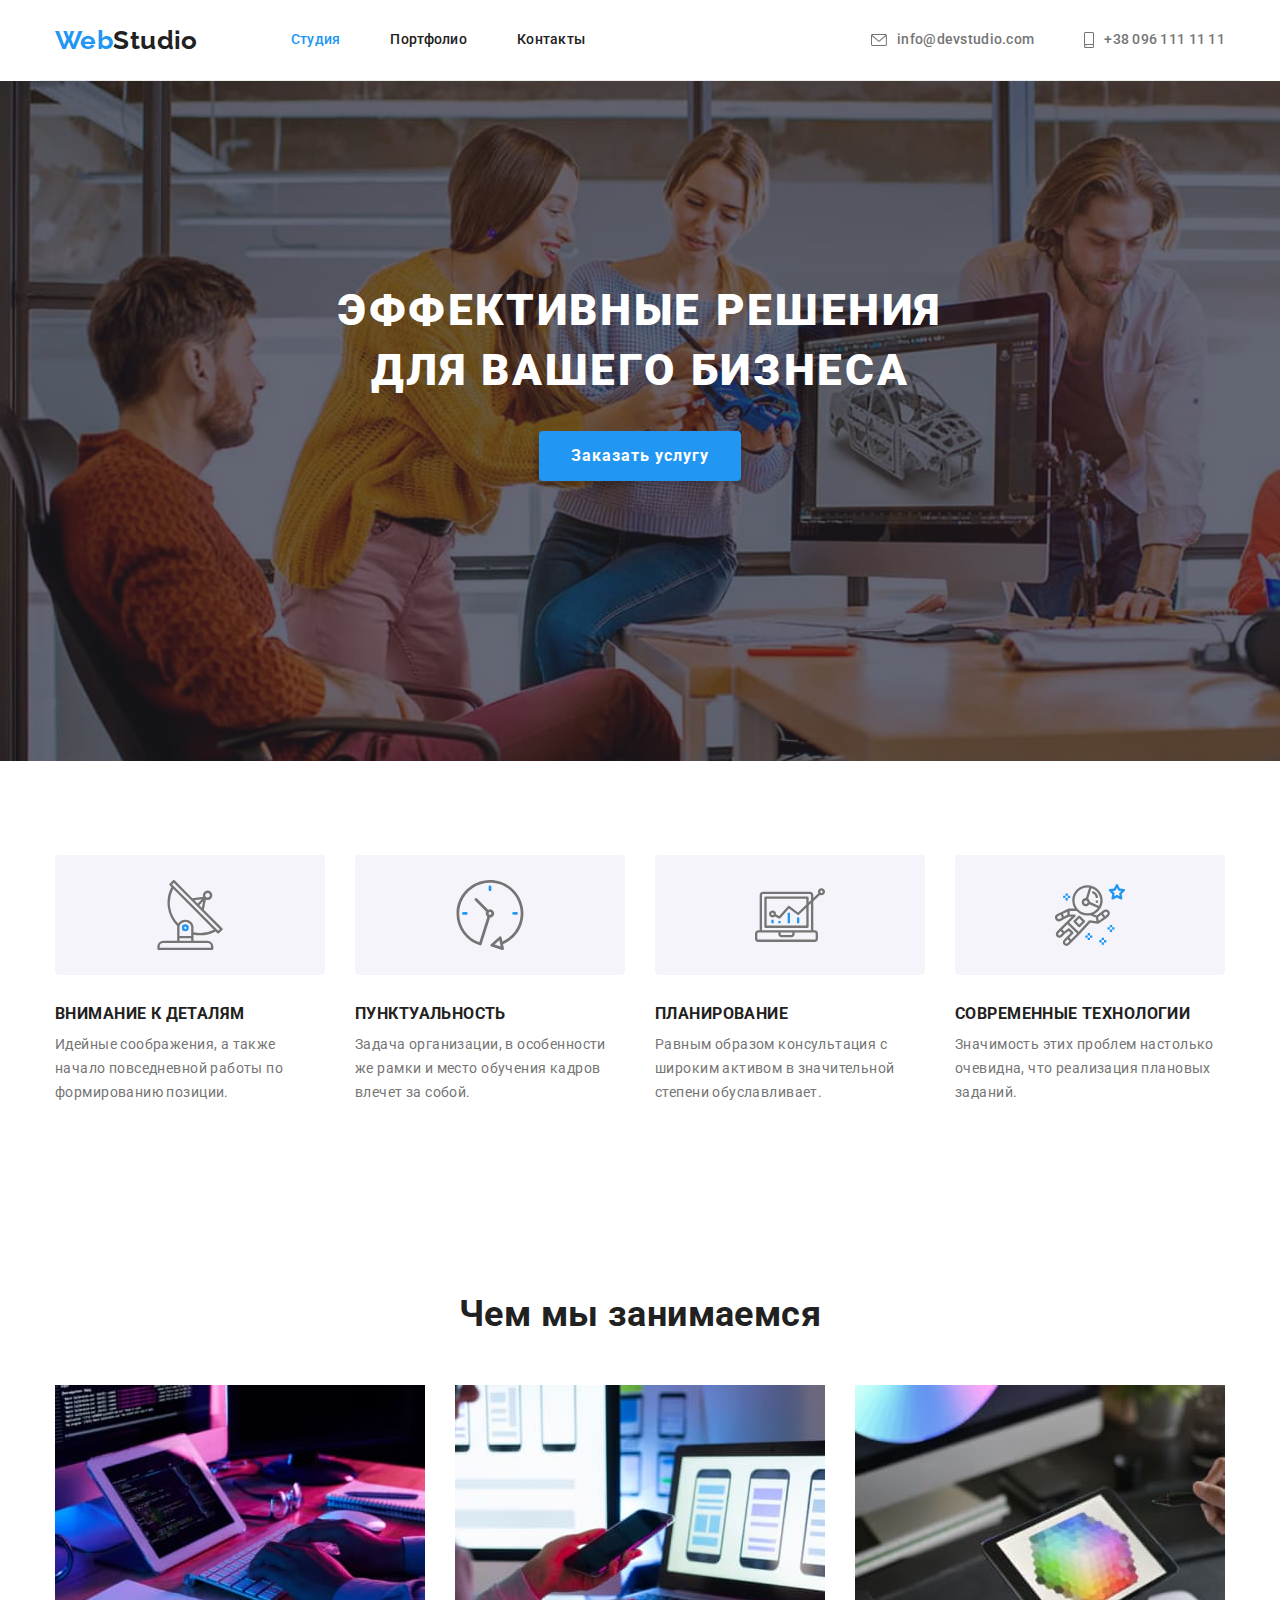
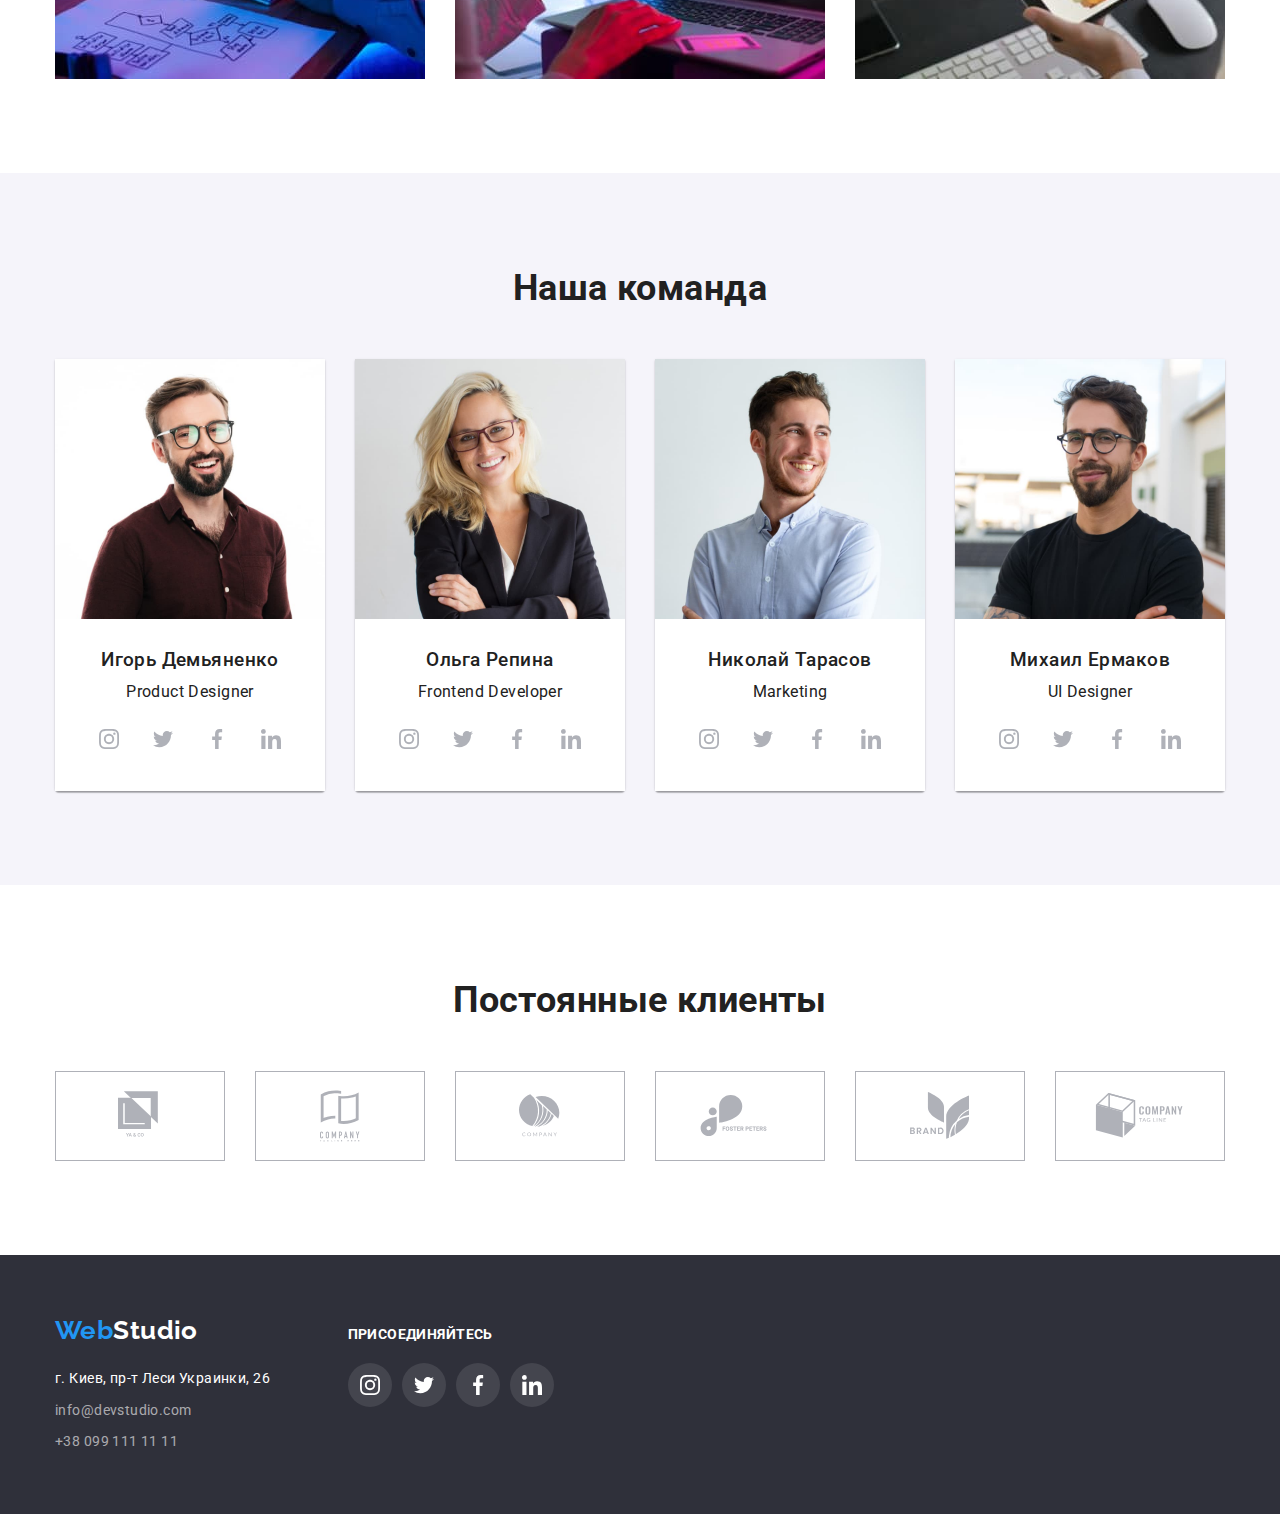
<file: index.html>
<!DOCTYPE html>
<html lang="ru">
<head>
    <meta charset="UTF-8">
    <meta http-equiv="X-UA-Compatible" content="IE=edge">
    <meta name="viewport" content="width=device-width, initial-scale=1.0">
    <link rel="stylesheet" href="https://cdnjs.cloudflare.com/ajax/libs/modern-normalize/1.0.0/modern-normalize.min.css"
          integrity="sha512-ISS7cAi1PEhQ8jnbJpJZMd29NlhNj4AWYyLOSp2CE/CsHxTCu+r+t0D2yoJudVrd0/8fTVPUVDzY5Tvli75u/g=="
          crossorigin="anonymous" />
    <link rel="preconnect" href="https://fonts.gstatic.com">
    <link href="https://fonts.googleapis.com/css2?family=Raleway:wght@700&family=Roboto:wght@400;500;700;900&display=swap"
        rel="stylesheet">
    <link rel="stylesheet" href="./css/styles.css" />
    <title>Главная</title>
</head>

<body>
    <header class="site-nav"> <!-- Шапка страницы -->
        <div class="container">
            <nav class="navigation"> <!-- Навигация -->
                <a class="logo" href="./index.html">
                    Web<span class="logo-title">Studio</span>
                </a>
                <ul class="list menu">
                    <li class="menu-item"><a class="link menu-link current" href="./">Студия</a></li>
                    <li class="menu-item"><a class="link menu-link" href="./portfolio.html">Портфолио</a></li>
                    <li class="menu-item"><a class="link menu-link" href="./">Контакты</a></li>
                </ul>
            </nav>
            
            <ul class="contact list menu">
                <li class="menu-item">
                    <a  class="link" 
                        href="mailto:info@devstudio.com">
                        <svg class="icon" width="16" height="12">
                            <use href="./images/icons.svg#icon-envelope"></use>
                        </svg>
                        info@devstudio.com
                    </a>
                </li>
                <li class="menu-item">
                    <a  class="link" 
                        href="tel:+380961111111">
                        <svg class="icon" width="10" height="16">
                            <use href="./images/icons.svg#icon-smartphone"></use>
                        </svg>
                        +38 096 111 11 11
                    </a>
                </li>
            </ul>
        </div>    
    </header>
    

     <!--Герой-->
    <section class="hero">
        <!-- <div class="hero-content"> -->
        <h1 class="hero-title">Эффективные решения <br>для вашего бизнеса</h1>
        <button class="btn btn-main" type="button">Заказать услугу</button>    
        <!-- </div> -->
    </section> 
    <!-- Уникальный контент страницы -->
    <main>
        <!--Особенности-->
        <section class="section">        
            <div class="container">
                <h2 class="section-title visually-hidden">Особенности</h2>
                <!--С помощью стилей потом скроем-->
                <ul class="feature-list list">
                    <li class="list-item">
                        <div class="trumb">
                            <svg class="icon-antenna">
                                <use href="./images/icons.svg#icon-antenna"></use>
                            </svg>
                        </div>
                        <h3 class="title">Внимание к деталям</h3>
                        <p>Идейные соображения, а также
                            начало повседневной работы по
                            формированию позиции.
                        </p>
                    </li>
                    <li class="list-item">
                        <div class="trumb">
                            <svg class="icon-clock">
                                <use href="./images/icons.svg#icon-clock"></use>
                            </svg>
                        </div>
                        <h3 class="title">Пунктуальность</h3>
                        <p>Задача организации, в особенности
                            же рамки и место обучения кадров
                            влечет за собой.
                        </p>
                    </li>
                    <li class="list-item">
                        <div class="trumb">
                            <svg class="icon-diagram">
                                <use href="./images/icons.svg#icon-diagram"></use>
                            </svg>
                        </div>
                        <h3 class="title">Планирование</h3>
                        <p>Равным образом консультация с
                            широким активом в значительной
                            степени обуславливает.
                        </p>
                    </li>
                    <li class="list-item">
                        <div class="trumb">
                            <svg class="icon-astronaut">
                                <use href="./images/icons.svg#icon-astronaut"></use>
                            </svg>
                        </div>
                        <h3 class="title">Современные технологии</h3>
                        <p>Значимость этих проблем настолько
                            очевидна, что реализация плановых
                            заданий.
                        </p>
                    </li>
                </ul>
            </div>
        </section>
        
        <!--Чем мы занимаемся-->
        <section class="section"> 
            <div class="container">
                <h2 class="section-title">Чем мы занимаемся</h2>
                <ul class="list">
                    <!--class="doing-list"-->
                    <li class="list-item">
                        <img src="./images/main/dev.jpg" alt="Разработка" width="370">
                    </li>
                    <li class="list-item">
                        <img src="./images/main/mob.jpg" alt="Отладка" width="370">
                    </li>
                    <li class="list-item">
                        <img src="./images/main/dis.jpg" alt="Дизайн" width="370">
                    </li>
                </ul>
            </div>
        </section>
        
        <!--Наша команда-->
        <section class="section team"> 
            <div class="container">
                <h2 class="section-title">Наша команда</h2>
                <ul class="team-list  list">
                    <li class="list-item">
                        <img src="./images/main/product_designer.jpg" alt="Игорь Демьяненко Product Designer" width="270">
                        <div class="img-title">
                            <h3 class="title">Игорь Демьяненко</h3>
                            <p>Product Designer</p>
                            <ul class="list social-icons">
                                <li class="social-icons-item">
                                    <a href="" class="social-icons-link" target="_blank" rel="noopener noreferrer">
                                        <svg class="icon">
                                            <use href="./images/icons.svg#icon-instagram"></use>
                                        </svg>
                                    </a>
                                </li>
                                <li class="social-icons-item">
                                    <a href="" class="social-icons-link" target="_blank" rel="noopener noreferrer">
                                        <svg class="icon">
                                            <use href="./images/icons.svg#icon-twitter"></use>
                                        </svg>
                                    </a>
                                </li>
                                <li class="social-icons-item">
                                    <a href="" class="social-icons-link" target="_blank" rel="noopener noreferrer">
                                        <svg class="icon">
                                            <use href="./images/icons.svg#icon-facebook"></use>
                                        </svg>
                                    </a>
                                </li>
                                <li class="social-icons-item">
                                    <a href="" class="social-icons-link" target="_blank" rel="noopener noreferrer">
                                        <svg class="icon">
                                            <use href="./images/icons.svg#icon-linkedin"></use>
                                        </svg>
                                    </a>
                                </li>
                            </ul>
                        </div>
                        
                    </li>
                    <li class="list-item">
                        <img src="./images/main/frontend_developer.jpg" alt="Ольга Репина Frontend Developer" width="270">
                        <div class="img-title">
                            <h3 class="title">Ольга Репина</h3>
                            <p>Frontend Developer</p>
                            <ul class="list social-icons">
                                <li class="social-icons-item">
                                    <a href="" class="social-icons-link" target="_blank" rel="noopener noreferrer">
                                        <svg class="icon">
                                            <use href="./images/icons.svg#icon-instagram"></use>
                                        </svg>
                                    </a>
                                </li>
                                <li class="social-icons-item">
                                    <a href="" class="social-icons-link" target="_blank" rel="noopener noreferrer">
                                        <svg class="icon">
                                            <use href="./images/icons.svg#icon-twitter"></use>
                                        </svg>
                                    </a>
                                </li>
                                <li class="social-icons-item">
                                    <a href="" class="social-icons-link" target="_blank" rel="noopener noreferrer">
                                        <svg class="icon">
                                            <use href="./images/icons.svg#icon-facebook"></use>
                                        </svg>
                                    </a>
                                </li>
                                <li class="social-icons-item">
                                    <a href="" class="social-icons-link" target="_blank" rel="noopener noreferrer">
                                        <svg class="icon">
                                            <use href="./images/icons.svg#icon-linkedin"></use>
                                        </svg>
                                    </a>
                                </li>
                            </ul>
                        </div>
                    </li>
                    <li class="list-item">
                        <img src="./images/main/marketing.jpg" alt="Николай Тарасов Marketing" width="270">
                        <div class="img-title">
                            <h3 class="title">Николай Тарасов</h3>
                            <p>Marketing</p>
                            <ul class="list social-icons">
                                <li class="social-icons-item">
                                    <a href="" class="social-icons-link" target="_blank" rel="noopener noreferrer">
                                        <svg class="icon">
                                            <use href="./images/icons.svg#icon-instagram"></use>
                                        </svg>
                                    </a>
                                </li>
                                <li class="social-icons-item">
                                    <a href="" class="social-icons-link" target="_blank" rel="noopener noreferrer">
                                        <svg class="icon">
                                            <use href="./images/icons.svg#icon-twitter"></use>
                                        </svg>
                                    </a>
                                </li>
                                <li class="social-icons-item">
                                    <a href="" class="social-icons-link" target="_blank" rel="noopener noreferrer">
                                        <svg class="icon">
                                            <use href="./images/icons.svg#icon-facebook"></use>
                                        </svg>
                                    </a>
                                </li>
                                <li class="social-icons-item">
                                    <a href="" class="social-icons-link" target="_blank" rel="noopener noreferrer">
                                        <svg class="icon">
                                            <use href="./images/icons.svg#icon-linkedin"></use>
                                        </svg>
                                    </a>
                                </li>
                            </ul>
                        </div>
                    </li>
                    <li class="list-item">
                        <img src="./images/main/ui_designer.jpg" alt="Михаил Ермаков UI Designer" width="270">
                        <div class="img-title">
                            <h3 class="title">Михаил Ермаков</h3>
                            <p>UI Designer</p>
                            <ul class="list social-icons">
                                <li class="social-icons-item">
                                    <a href="" class="social-icons-link" target="_blank" rel="noopener noreferrer">
                                        <svg class="icon">
                                            <use href="./images/icons.svg#icon-instagram"></use>
                                        </svg>
                                    </a>
                                </li>
                                <li class="social-icons-item">
                                    <a href="" class="social-icons-link" target="_blank" rel="noopener noreferrer">
                                        <svg class="icon">
                                            <use href="./images/icons.svg#icon-twitter"></use>
                                        </svg>
                                    </a>
                                </li>
                                <li class="social-icons-item">
                                    <a href="" class="social-icons-link" target="_blank" rel="noopener noreferrer">
                                        <svg class="icon">
                                            <use href="./images/icons.svg#icon-facebook"></use>
                                        </svg>
                                    </a>
                                </li>
                                <li class="social-icons-item">
                                    <a href="" class="social-icons-link" target="_blank" rel="noopener noreferrer">
                                        <svg class="icon">
                                            <use href="./images/icons.svg#icon-linkedin"></use>
                                        </svg>
                                    </a>
                                </li>
                            </ul>
                        </div>
                    </li>
                </ul>
            </div>
        </section>

        <!-- Постоянные клиенты -->
        <section class="section">
            <div class="container">
                <h2 class="section-title">Постоянные клиенты</h2>
                <ul class="client-list list">
                    <li class="client-icons-item">
                        <a href="" class="client-icons-link" target="_blank" rel="noopener noreferrer">
                            <svg class="icon" width="44" height="49">
                                <use href="./images/icons.svg#icon-logo1"></use>
                            </svg>
                        </a>
                    </li>
                    <li class="client-icons-item">
                        <a href="" class="client-icons-link" target="_blank" rel="noopener noreferrer">
                            <svg class="icon" width="40" height="52">
                                <use href="./images/icons.svg#icon-logo2"></use>
                            </svg>
                        </a>
                    </li>
                    <li class="client-icons-item">
                        <a href="" class="client-icons-link" target="_blank" rel="noopener noreferrer">
                            <svg class="icon" width="41" height="43">
                                <use href="./images/icons.svg#icon-logo3"></use>
                            </svg>
                        </a>
                    </li>
                    <li class="client-icons-item">
                        <a href="" class="client-icons-link" target="_blank" rel="noopener noreferrer">
                            <svg class="icon" width="80" height="42">
                                <use href="./images/icons.svg#icon-logo4"></use>
                            </svg>
                        </a>
                    </li>
                    <li class="client-icons-item">
                        <a href="" class="client-icons-link" target="_blank" rel="noopener noreferrer">
                            <svg class="icon" width="59" height="47">
                                <use href="./images/icons.svg#icon-logo5"></use>
                            </svg>
                        </a>
                    </li>
                    <li class="client-icons-item">
                        <a href="" class="client-icons-link" target="_blank" rel="noopener noreferrer">
                            <svg class="icon" width="89" height="45">
                                <use href="./images/icons.svg#icon-logo6"></use>
                            </svg>
                        </a>
                    </li>
                </ul>

            </div>
        </section>
    </main>

    <!-- Подвал страницы -->
    <footer class="footer section">
        <div class="container">
            <div class="addr">
                <a class="logo" href="./index.html">
                    Web<span class="footer-logo-title">Studio</span>
                </a>
                <address class="addr-title">
                    <ul class="list">
                        <li class="addr-item">г. Киев, пр-т Леси Украинки, 26</li>
                        <li class="addr-item"><a class="link foot-link" href="mailto:info@devstudio.com">info@devstudio.com</a></li>
                        <li class="addr-item"><a class="link foot-link" href="tel:+380991111111">+38 099 111 11 11</a></li>
                    </ul>
                </address>
            </div>
            <div class="social-links">
                <h2 class="section-title">Присоединяйтесь</h2>
                <ul class="list social-icons">
                    <li class="social-icons-item">
                        <a href="" class="social-icons-link" target="_blank" rel="noopener noreferrer">
                            <svg class="icon">
                                <use href="./images/icons.svg#icon-instagram"></use>
                            </svg>
                        </a>
                    </li>
                    <li class="social-icons-item">
                        <a href="" class="social-icons-link" target="_blank" rel="noopener noreferrer">
                            <svg class="icon">
                                <use href="./images/icons.svg#icon-twitter"></use>
                            </svg>
                        </a>
                    </li>
                    <li class="social-icons-item">
                        <a href="" class="social-icons-link" target="_blank" rel="noopener noreferrer">
                            <svg class="icon">
                                <use href="./images/icons.svg#icon-facebook"></use>
                            </svg>
                        </a>
                    </li>
                    <li class="social-icons-item">
                        <a href="" class="social-icons-link" target="_blank" rel="noopener noreferrer">
                            <svg class="icon">
                                <use href="./images/icons.svg#icon-linkedin"></use>
                            </svg>
                        </a>
                    </li>
                </ul>
            </div>
        </div>
        
    </footer>
</body>
</html>
</file>
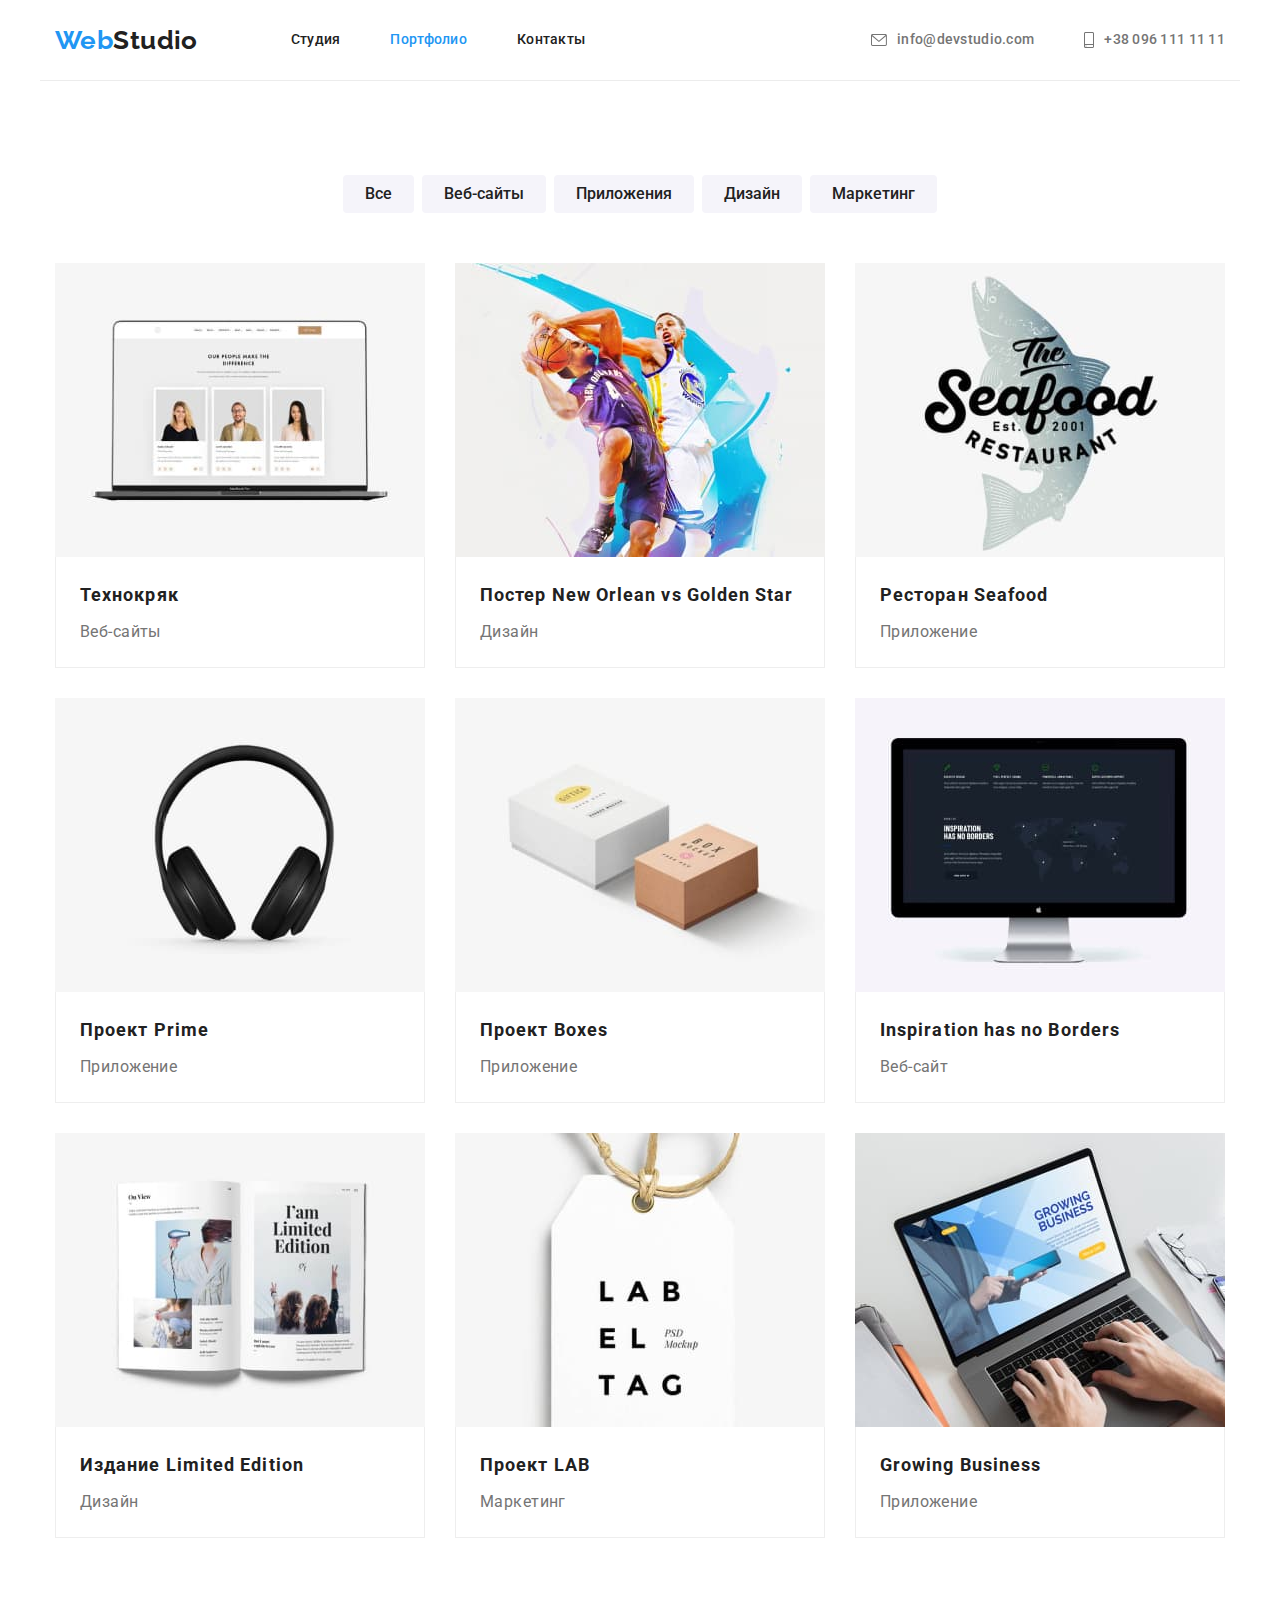
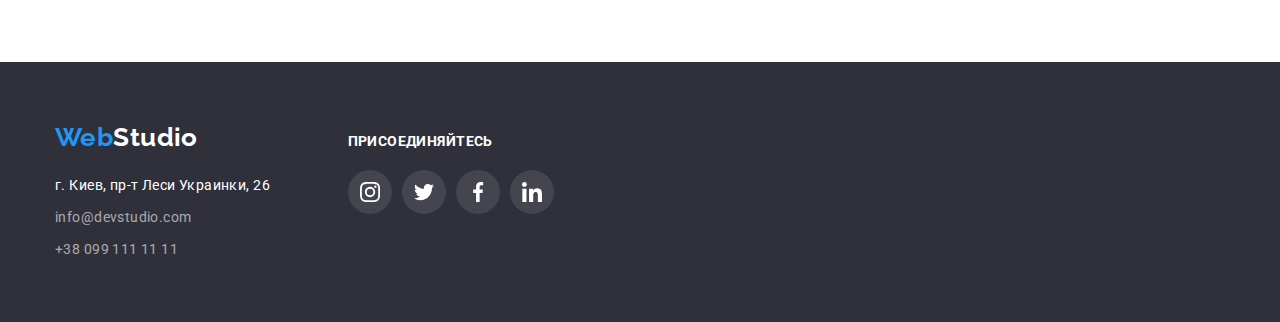
<file: portfolio.html>
<!DOCTYPE html>
<html lang="ru">
<head>
    <meta charset="UTF-8">
    <meta http-equiv="X-UA-Compatible" content="IE=edge">
    <meta name="viewport" content="width=device-width, initial-scale=1.0">
    <link rel="stylesheet" href="https://cdnjs.cloudflare.com/ajax/libs/modern-normalize/1.0.0/modern-normalize.min.css"
        integrity="sha512-ISS7cAi1PEhQ8jnbJpJZMd29NlhNj4AWYyLOSp2CE/CsHxTCu+r+t0D2yoJudVrd0/8fTVPUVDzY5Tvli75u/g=="
        crossorigin="anonymous" />
    <link rel="preconnect" href="https://fonts.gstatic.com">
    <link href="https://fonts.googleapis.com/css2?family=Raleway:wght@700&family=Roboto:wght@400;500;700;900&display=swap"
        rel="stylesheet">
    <link rel="stylesheet" href="./css/styles.css" />
    <title>Портфолио</title>
</head>
    
<body>
    <header class="site-nav">
        <!-- Шапка страницы -->
        <div class="container">
            <nav class="navigation">
                <!-- Навигация -->
                <a class="logo" href="./index.html">
                    Web<span class="logo-title">Studio</span>
                </a>
                <ul class="list menu">
                    <li class="menu-item"><a class="link menu-link" href="./">Студия</a></li>
                    <li class="menu-item"><a class="link menu-link current" href="./portfolio.html">Портфолио</a></li>
                    <li class="menu-item"><a class="link menu-link" href="./">Контакты</a></li>
                </ul>
            </nav>
    
            <ul class="contact list menu">
                <li class="menu-item">
                    <a class="link" href="mailto:info@devstudio.com">
                        <svg class="icon" width="16" height="12">
                            <use href="./images/icons.svg#icon-envelope"></use>
                        </svg>
                        info@devstudio.com
                    </a>
                </li>
                <li class="menu-item">
                    <a class="link" href="tel:+380961111111">
                        <svg class="icon" width="10" height="16">
                            <use href="./images/icons.svg#icon-smartphone"></use>
                        </svg>
                        +38 096 111 11 11
                    </a>
                </li>
            </ul>
        </div>
    </header>
    
    <!-- Уникальный контент страницы -->
    <main>
        <section class="portfolio section"> <!--Портфолио-->
            <div class="container">
                <h1 class="visually-hidden">Портфолио</h1>
                <!-- Список кнопок -->
                <ul class="btn-list list">
                    <!--Список кнопок фильтров-->
                    <li class="list-item">
                        <button class="btn btn-portfolio" type="button">Все</button>
                    </li>
                    <li class="list-item">
                        <button class="btn btn-portfolio" type="button">Веб-сайты</button>
                    </li>
                    <li class="list-item">
                        <button class="btn btn-portfolio" type="button">Приложения</button>
                    </li>
                    <li class="list-item">
                        <button class="btn btn-portfolio" type="button">Дизайн</button>
                    </li>
                    <li class="list-item">
                        <button class="btn btn-portfolio" type="button">Маркетинг</button>
                    </li>
                </ul>
                <!--Примеры работ-->
                <ul class="portfolio-list list">
                    <li class="list-item">
                        <a class="link" href="">
                            <img src="./images/portfolio/img-p-1.jpg" alt="Технокряк" width="370">
                            <div class="card-title">
                                <h2 class="title">Технокряк</h2>
                                <p>Веб-сайты</p>
                            </div>
                        </a>
                    </li>
                    <li class="list-item">
                        <a class="link" href="">
                            <img src="./images/portfolio/img-p-2.jpg" alt="Постер New Orlean vs Golden Star" width="370">
                            <div class="card-title">
                                <h2 class="title">Постер New Orlean vs Golden Star</h2>
                                <p>Дизайн</p>
                            </div>
                        </a>
                    </li>
                    <li class="list-item">
                        <a class="link" href="">
                            <img src="./images/portfolio/img-p-3.jpg" alt="Ресторан Seafood" width="370">
                            <div class="card-title">
                                <h2 class="title">Ресторан Seafood</h2>
                                <p>Приложение</p>
                            </div>
                        </a>
                    </li>
                    <li class="list-item">
                        <a class="link" href="">
                            <img src="./images/portfolio/img-p-4.jpg" alt="Проект Prime" width="370">
                            <div class="card-title">
                                <h2 class="title">Проект Prime</h2>
                                <p>Приложение</p>
                            </div>
                        </a>
                    </li>
                    <li class="list-item">
                        <a class="link" href="">
                            <img src="./images/portfolio/img-p-5.jpg" alt="Проект Boxes" width="370">
                            <div class="card-title">
                                <h2 class="title">Проект Boxes</h2>
                                <p>Приложение</p>
                            </div>
                        </a>
                    </li>
                    <li class="list-item">
                        <a class="link" href="">
                            <img src="./images/portfolio/img-p-6.jpg" alt="Inspiration has no Borders" width="370">
                            <div class="card-title">
                                <h2 class="title">Inspiration has no Borders</h2>
                                <p>Веб-сайт</p>
                            </div>
                        </a>
                    </li>
                    <li class="list-item">
                        <a class="link" href="">
                            <img src="./images/portfolio/img-p-7.jpg" alt="Издание Limited Edition" width="370">
                            <div class="card-title">
                                <h2 class="title">Издание Limited Edition</h2>
                                <p>Дизайн</p>
                            </div>
                        </a>
                    </li>
                    <li class="list-item">
                        <a class="link" href="">
                            <img src="./images/portfolio/img-p-8.jpg" alt="Проект LAB" width="370">
                            <div class="card-title">
                                <h2 class="title">Проект LAB</h2>
                                <p>Маркетинг</p>
                            </div>
                        </a>
                    </li>
                    <li class="list-item">
                        <a class="link" href="">
                            <img src="./images/portfolio/img-p-9.jpg" alt="Growing Business" width="370">
                            <div class="card-title">
                                <h2 class="title">Growing Business</h2>
                                <p>Приложение</p>
                            </div>
                        </a>
                    </li>
                </ul>
            </div>
        </section>
        
    </main>

    <!-- Подвал страницы -->
    <footer class="footer section">
        <div class="container">
            <div class="addr">
                <a class="logo" href="./index.html">
                    Web<span class="footer-logo-title">Studio</span>
                </a>
                <address class="addr-title">
                    <ul class="list">
                        <li class="addr-item">г. Киев, пр-т Леси Украинки, 26</li>
                        <li class="addr-item"><a class="link foot-link"
                                href="mailto:info@devstudio.com">info@devstudio.com</a></li>
                        <li class="addr-item"><a class="link foot-link" href="tel:+380991111111">+38 099 111 11 11</a></li>
                    </ul>
                </address>
            </div>
            <div class="social-links">
                <h2 class="section-title">Присоединяйтесь</h2>
                <ul class="list social-icons">
                    <li class="social-icons-item">
                        <a href="" class="social-icons-link" target="_blank" rel="noopener noreferrer">
                            <svg class="icon">
                                <use href="./images/icons.svg#icon-instagram"></use>
                            </svg>
                        </a>
                    </li>
                    <li class="social-icons-item">
                        <a href="" class="social-icons-link" target="_blank" rel="noopener noreferrer">
                            <svg class="icon">
                                <use href="./images/icons.svg#icon-twitter"></use>
                            </svg>
                        </a>
                    </li>
                    <li class="social-icons-item">
                        <a href="" class="social-icons-link" target="_blank" rel="noopener noreferrer">
                            <svg class="icon">
                                <use href="./images/icons.svg#icon-facebook"></use>
                            </svg>
                        </a>
                    </li>
                    <li class="social-icons-item">
                        <a href="" class="social-icons-link" target="_blank" rel="noopener noreferrer">
                            <svg class="icon">
                                <use href="./images/icons.svg#icon-linkedin"></use>
                            </svg>
                        </a>
                    </li>
                </ul>
            </div>
        </div>
    
    </footer>
</body>
</html>
</file>
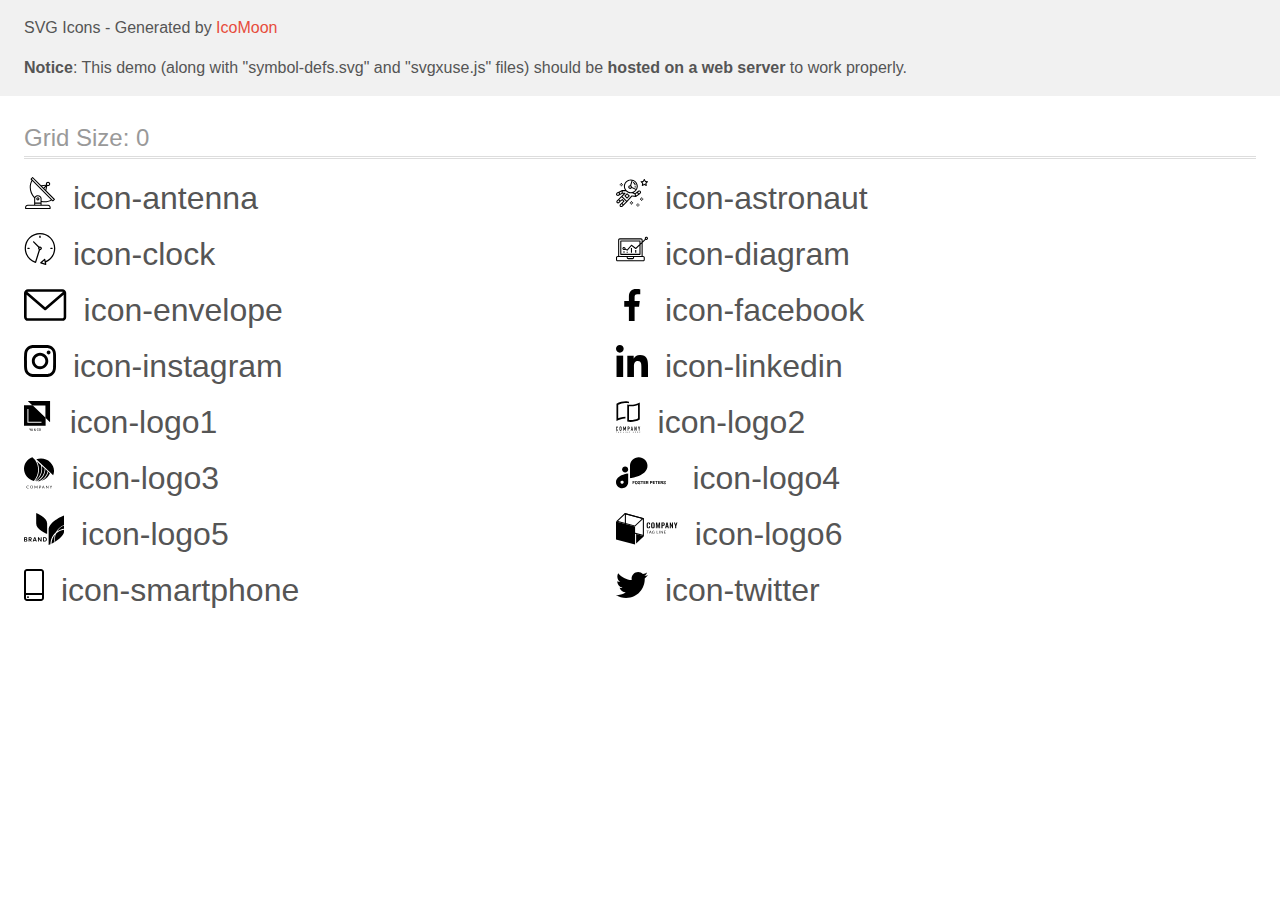
<file: images/icons-sprite/demo-external-svg.html>
<!doctype html>
<html>
<head>
    <title>IcoMoon - SVG Icons</title>
    <meta charset="utf-8">
    <meta name="viewport" content="width=device-width, initial-scale=1">
    <link rel="stylesheet" href="demo-files/demo.css">
    <link rel="stylesheet" href="style.css">
</head>
<body>
<header class="bgc1 clearfix">
<div class="mhl">
    <p>SVG Icons - Generated by <a href="https://icomoon.io/app">IcoMoon</a></p><p><strong>Notice</strong>: This demo (along with "symbol-defs.svg" and "svgxuse.js" files) should be <b>hosted on a web server</b> to work properly.</p>
</div>
</header>
    <div class="clearfix mhl ptl">
        <h1 class="mvm mtn fgc1">Grid Size: 0</h1>
        <div class="glyph fs1">
            <div class="clearfix pbs">
                <svg class="icon icon-antenna"><use xlink:href="symbol-defs.svg#icon-antenna"></use></svg><span class="name"> icon-antenna</span>
            </div>
        </div>
        <div class="glyph fs1">
            <div class="clearfix pbs">
                <svg class="icon icon-astronaut"><use xlink:href="symbol-defs.svg#icon-astronaut"></use></svg><span class="name"> icon-astronaut</span>
            </div>
        </div>
        <div class="glyph fs1">
            <div class="clearfix pbs">
                <svg class="icon icon-clock"><use xlink:href="symbol-defs.svg#icon-clock"></use></svg><span class="name"> icon-clock</span>
            </div>
        </div>
        <div class="glyph fs1">
            <div class="clearfix pbs">
                <svg class="icon icon-diagram"><use xlink:href="symbol-defs.svg#icon-diagram"></use></svg><span class="name"> icon-diagram</span>
            </div>
        </div>
        <div class="glyph fs1">
            <div class="clearfix pbs">
                <svg class="icon icon-envelope"><use xlink:href="symbol-defs.svg#icon-envelope"></use></svg><span class="name"> icon-envelope</span>
            </div>
        </div>
        <div class="glyph fs1">
            <div class="clearfix pbs">
                <svg class="icon icon-facebook"><use xlink:href="symbol-defs.svg#icon-facebook"></use></svg><span class="name"> icon-facebook</span>
            </div>
        </div>
        <div class="glyph fs1">
            <div class="clearfix pbs">
                <svg class="icon icon-instagram"><use xlink:href="symbol-defs.svg#icon-instagram"></use></svg><span class="name"> icon-instagram</span>
            </div>
        </div>
        <div class="glyph fs1">
            <div class="clearfix pbs">
                <svg class="icon icon-linkedin"><use xlink:href="symbol-defs.svg#icon-linkedin"></use></svg><span class="name"> icon-linkedin</span>
            </div>
        </div>
        <div class="glyph fs1">
            <div class="clearfix pbs">
                <svg class="icon icon-logo1"><use xlink:href="symbol-defs.svg#icon-logo1"></use></svg><span class="name"> icon-logo1</span>
            </div>
        </div>
        <div class="glyph fs1">
            <div class="clearfix pbs">
                <svg class="icon icon-logo2"><use xlink:href="symbol-defs.svg#icon-logo2"></use></svg><span class="name"> icon-logo2</span>
            </div>
        </div>
        <div class="glyph fs1">
            <div class="clearfix pbs">
                <svg class="icon icon-logo3"><use xlink:href="symbol-defs.svg#icon-logo3"></use></svg><span class="name"> icon-logo3</span>
            </div>
        </div>
        <div class="glyph fs1">
            <div class="clearfix pbs">
                <svg class="icon icon-logo4"><use xlink:href="symbol-defs.svg#icon-logo4"></use></svg><span class="name"> icon-logo4</span>
            </div>
        </div>
        <div class="glyph fs1">
            <div class="clearfix pbs">
                <svg class="icon icon-logo5"><use xlink:href="symbol-defs.svg#icon-logo5"></use></svg><span class="name"> icon-logo5</span>
            </div>
        </div>
        <div class="glyph fs1">
            <div class="clearfix pbs">
                <svg class="icon icon-logo6"><use xlink:href="symbol-defs.svg#icon-logo6"></use></svg><span class="name"> icon-logo6</span>
            </div>
        </div>
        <div class="glyph fs1">
            <div class="clearfix pbs">
                <svg class="icon icon-smartphone"><use xlink:href="symbol-defs.svg#icon-smartphone"></use></svg><span class="name"> icon-smartphone</span>
            </div>
        </div>
        <div class="glyph fs1">
            <div class="clearfix pbs">
                <svg class="icon icon-twitter"><use xlink:href="symbol-defs.svg#icon-twitter"></use></svg><span class="name"> icon-twitter</span>
            </div>
        </div>
  </div>
<script defer src="svgxuse.js"></script>
</body>
</html>
</file>
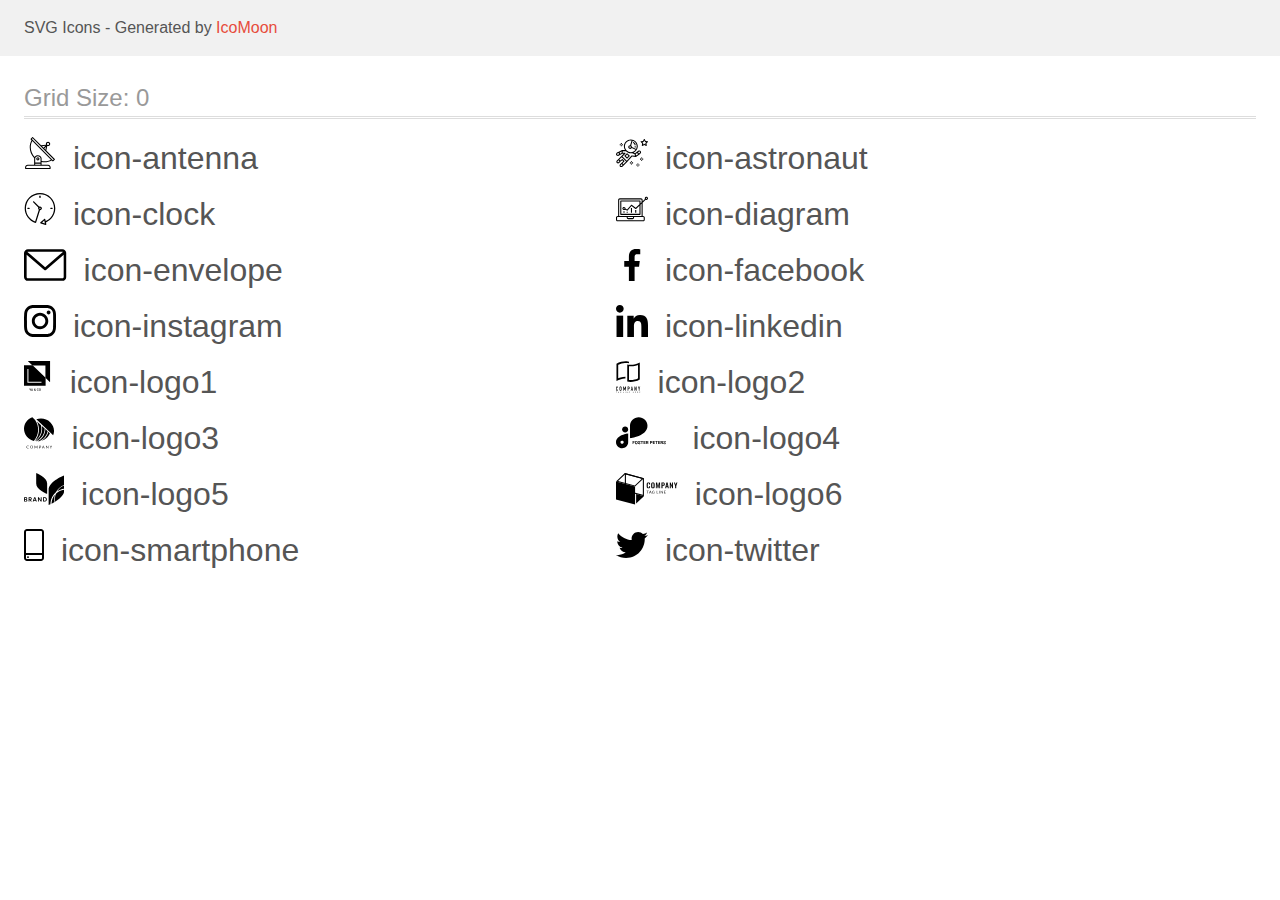
<file: images/icons-sprite/demo.html>
<!doctype html>
<html>
<head>
    <title>IcoMoon - SVG Icons</title>
    <meta charset="utf-8">
    <meta name="viewport" content="width=device-width, initial-scale=1">
    <link rel="stylesheet" href="demo-files/demo.css">
    <link rel="stylesheet" href="style.css">
</head>
<body>
<svg aria-hidden="true" style="position: absolute; width: 0; height: 0; overflow: hidden;" version="1.1" xmlns="http://www.w3.org/2000/svg" xmlns:xlink="http://www.w3.org/1999/xlink">
<defs>
<symbol id="icon-antenna" viewBox="0 0 32 32">
<path d="M30.773 22.098l-8.443-8.505 0.937-4.615c0.242 0.094 0.499 0.144 0.758 0.146h0.006c1.192 0.014 2.17-0.941 2.184-2.133s-0.941-2.17-2.133-2.184c-1.192-0.014-2.17 0.941-2.184 2.133-0.003 0.255 0.039 0.509 0.125 0.749l-4.96 0.605-8.091-8.133c-0.099-0.101-0.235-0.159-0.377-0.16-0.14 0.001-0.274 0.056-0.373 0.155l-1.513 1.504c-0.208 0.208-0.208 0.546 0 0.754l0.814 0.826c-3.153 5.798-2.129 12.978 2.519 17.663 0.043 0.041 0.092 0.074 0.146 0.098-0.034 0.18-0.051 0.364-0.052 0.547v6.187h-6.4c-1.472 0.002-2.665 1.195-2.667 2.667v1.067c0 0.295 0.239 0.533 0.533 0.533h24.533c0.295 0 0.533-0.239 0.533-0.533v-1.067c-0.002-1.472-1.195-2.665-2.667-2.667h-6.4v-2.742c1.003 0.21 2.024 0.317 3.049 0.32 2.458-0.003 4.877-0.615 7.040-1.783l0.818 0.823c0.099 0.101 0.235 0.159 0.377 0.16 0.14-0.001 0.274-0.056 0.373-0.155l1.513-1.504c0.208-0.208 0.208-0.546 0-0.754zM23.28 6.233c0.418-0.415 1.093-0.414 1.508 0.004s0.414 1.093-0.004 1.508c-0.2 0.199-0.47 0.31-0.752 0.31h-0.003c-0.589-0.003-1.064-0.483-1.061-1.072 0.002-0.282 0.115-0.552 0.314-0.751h-0.002zM22.024 9.738l-0.598 2.946-1.175-1.182 1.774-1.763zM21.419 8.836l-1.92 1.909-1.485-1.493 3.405-0.415zM24.004 28.8c0.884 0 1.6 0.716 1.6 1.6v0.533h-23.467v-0.533c0-0.884 0.716-1.6 1.6-1.6h20.267zM16.537 26.667v1.067h-5.333v-1.067h5.333zM11.204 25.6v-4.053c0-1.294 1.196-2.347 2.667-2.347s2.667 1.053 2.667 2.347v4.053h-5.333zM17.604 23.904v-2.357c0-1.882-1.675-3.413-3.733-3.413-1.331-0.020-2.576 0.657-3.281 1.786-4.058-4.274-4.971-10.645-2.279-15.887l18.602 18.708c-2.872 1.461-6.165 1.873-9.309 1.163zM28.893 23.22l-21.057-21.181 0.755-0.752 7.935 7.98c0.004 0 0.006 0.007 0.010 0.010l13.115 13.191-0.757 0.752z"></path>
<path d="M13.876 20.267h-0.005c-0.884-0.001-1.601 0.714-1.602 1.598s0.714 1.601 1.598 1.602h0.005c0.884 0.001 1.601-0.714 1.602-1.598s-0.714-1.601-1.598-1.602zM14.249 22.245c-0.1 0.1-0.236 0.156-0.378 0.155-0.295-0.002-0.532-0.242-0.531-0.536 0.001-0.141 0.057-0.276 0.157-0.375s0.233-0.154 0.373-0.155c0.295 0.002 0.532 0.241 0.53 0.536-0.001 0.141-0.057 0.276-0.157 0.375h0.005z"></path>
</symbol>
<symbol id="icon-astronaut" viewBox="0 0 32 32">
<path d="M31.974 4.524c-0.063-0.193-0.229-0.333-0.43-0.363l-1.91-0.278-0.855-1.731c-0.179-0.365-0.777-0.365-0.956 0l-0.855 1.731-1.91 0.278c-0.201 0.029-0.367 0.17-0.431 0.363-0.062 0.193-0.011 0.405 0.135 0.547l1.383 1.348-0.326 1.903c-0.034 0.2 0.048 0.402 0.212 0.522 0.166 0.121 0.382 0.135 0.562 0.040l1.709-0.899 1.709 0.899c0.078 0.041 0.164 0.061 0.249 0.061 0.11 0 0.221-0.034 0.314-0.102 0.164-0.119 0.246-0.322 0.212-0.522l-0.326-1.903 1.383-1.348c0.145-0.142 0.197-0.354 0.135-0.547zM29.511 5.851c-0.125 0.122-0.183 0.299-0.153 0.472l0.191 1.114-1-0.526c-0.078-0.041-0.163-0.061-0.249-0.061s-0.17 0.020-0.249 0.061l-1.001 0.526 0.191-1.114c0.030-0.173-0.028-0.349-0.153-0.472l-0.81-0.789 1.119-0.163c0.174-0.025 0.324-0.134 0.402-0.292l0.5-1.013 0.5 1.013c0.078 0.157 0.228 0.267 0.402 0.292l1.119 0.163-0.809 0.789z"></path>
<path d="M26.134 20.522h-1.067v1.067h1.067v-1.067z"></path>
<path d="M26.134 22.656h-1.067v1.067h1.067v-1.067z"></path>
<path d="M27.2 21.589h-1.067v1.067h1.067v-1.067z"></path>
<path d="M25.067 21.589h-1.067v1.067h1.067v-1.067z"></path>
<path d="M22.4 26.389h-1.067v1.067h1.067v-1.067z"></path>
<path d="M22.4 28.522h-1.067v1.067h1.067v-1.067z"></path>
<path d="M23.467 27.456h-1.067v1.067h1.067v-1.067z"></path>
<path d="M21.333 27.456h-1.067v1.067h1.067v-1.067z"></path>
<path d="M16 24.256h-1.067v1.067h1.067v-1.067z"></path>
<path d="M16 26.389h-1.067v1.067h1.067v-1.067z"></path>
<path d="M17.067 25.322h-1.067v1.067h1.067v-1.067z"></path>
<path d="M14.933 25.322h-1.067v1.067h1.067v-1.067z"></path>
<path d="M5.867 6.122h-1.067v1.067h1.067v-1.067z"></path>
<path d="M5.867 8.255h-1.067v1.067h1.067v-1.067z"></path>
<path d="M6.933 7.189h-1.067v1.067h1.067v-1.067z"></path>
<path d="M4.8 7.189h-1.067v1.067h1.067v-1.067z"></path>
<path d="M24.715 14.159c-0.287-0.388-0.709-0.637-1.188-0.705-0.481-0.068-0.956 0.058-1.34 0.352l-1.252 0.96-1.898 1.417-1.358-0.541c2.421-1.086 4.114-3.508 4.114-6.32 0-3.823-3.123-6.933-6.961-6.933s-6.961 3.11-6.961 6.933c0 1.386 0.414 2.674 1.12 3.758l-2.764-0.024c-0.002 0-0.003 0-0.005 0-0.009 0-0.015 0.004-0.023 0.005-0.053 0.002-0.105 0.013-0.155 0.031-0.013 0.005-0.026 0.008-0.038 0.013-0.006 0.003-0.013 0.003-0.019 0.006l-3.233 1.596c-0.001 0-0.001 0-0.001 0.001l-1.893 0.911c-0.021 0.009-0.042 0.021-0.063 0.035-0.755 0.502-1.012 1.489-0.598 2.295 0.22 0.429 0.595 0.745 1.056 0.889 0.178 0.055 0.359 0.083 0.539 0.083 0.29 0 0.577-0.071 0.839-0.211l1.388-0.738 2.264-1.169 1.357-0.008-5.442 5.416c-0.001 0.001-0.001 0.001-0.002 0.001l-1.339 1.333c-0.316 0.315-0.49 0.732-0.49 1.178s0.174 0.863 0.49 1.179c0.325 0.323 0.752 0.485 1.179 0.485s0.854-0.162 1.18-0.485l1.314-1.309 1.741-1.3 0.901 0.897-1.762 1.754c-0 0.001-0.001 0.001-0.002 0.001l-1.339 1.333c-0.316 0.315-0.49 0.732-0.49 1.178s0.174 0.863 0.49 1.179c0.325 0.323 0.753 0.485 1.18 0.485s0.855-0.162 1.18-0.485l3.482-3.467c0.001-0.001 0.001-0.001 0.001-0.002l1.010-1-0.004-0.004c0.006-0.006 0.015-0.009 0.022-0.015l5.166-5.658 3.471 0.494c0.025 0.004 0.050 0.005 0.075 0.005 0.065 0 0.127-0.015 0.187-0.038 0.018-0.006 0.033-0.015 0.050-0.023 0.019-0.010 0.039-0.015 0.058-0.027l3.213-2.133c0.012-0.008 0.018-0.021 0.029-0.029 0.013-0.010 0.029-0.014 0.041-0.026l1.271-1.191c0.662-0.62 0.753-1.635 0.212-2.362zM2.13 17.77c-0.173 0.093-0.37 0.111-0.558 0.052-0.187-0.058-0.338-0.186-0.427-0.358-0.161-0.314-0.068-0.695 0.214-0.902l1.314-0.632 0.449 1.312-0.992 0.528zM5.628 15.942l-1.548 0.8-0.439-1.283 2.027-1.001-0.040 1.484zM20.727 9.322c0 0.918-0.219 1.785-0.599 2.559l-4.181-1.899c-0.044-0.573-0.341-1.075-0.788-1.388l1.464-4.86c2.378 0.756 4.105 2.974 4.105 5.588zM8.938 9.322c0-3.235 2.644-5.867 5.894-5.867 0.253 0 0.5 0.021 0.745 0.052l-1.432 4.754c-0.019-0.001-0.037-0.006-0.057-0.006-1.033 0-1.873 0.837-1.873 1.867s0.84 1.867 1.873 1.867c0.694 0 1.294-0.383 1.618-0.945l3.862 1.755c-1.075 1.446-2.795 2.39-4.737 2.39-3.25 0-5.894-2.632-5.894-5.867zM14.894 10.122c0 0.441-0.362 0.8-0.806 0.8s-0.806-0.359-0.806-0.8c0-0.441 0.362-0.8 0.806-0.8s0.806 0.359 0.806 0.8zM2.465 25.146c-0.236 0.234-0.619 0.234-0.854 0.001-0.114-0.114-0.176-0.263-0.176-0.423s0.062-0.309 0.176-0.421l0.962-0.958 0.851 0.848-0.959 0.955zM5.679 28.88c-0.236 0.234-0.619 0.235-0.855 0.001-0.114-0.114-0.176-0.263-0.176-0.423s0.062-0.309 0.176-0.421l0.963-0.959 0.852 0.848-0.96 0.955zM9.16 25.411c-0.001 0-0.001 0-0.002 0.001l-1.765 1.76-0.852-0.848 1.763-1.755c0 0 0 0 0-0s0.001-0.001 0.002-0.001c0.040-0.040 0.065-0.088 0.090-0.135 0.007-0.014 0.020-0.026 0.026-0.040 0.017-0.041 0.019-0.085 0.026-0.129 0.003-0.025 0.014-0.047 0.014-0.073 0-0.036-0.013-0.070-0.020-0.106-0.006-0.032-0.006-0.065-0.019-0.095-0.020-0.050-0.055-0.094-0.091-0.138-0.010-0.012-0.014-0.027-0.025-0.038 0 0 0 0-0.001 0s-0.001-0.002-0.001-0.002l-1.607-1.6c-0.017-0.017-0.039-0.024-0.058-0.038-0.028-0.022-0.055-0.042-0.087-0.058-0.030-0.015-0.061-0.024-0.093-0.033-0.034-0.010-0.067-0.017-0.103-0.020-0.033-0.002-0.063 0.001-0.095 0.005-0.036 0.004-0.069 0.009-0.104 0.020-0.034 0.011-0.063 0.027-0.094 0.045-0.020 0.011-0.042 0.015-0.061 0.029l-1.773 1.324-0.901-0.897 2.399-2.386 4.361 4.289-0.928 0.919zM15.979 18.394c-0.015-0.002-0.030 0.004-0.045 0.003-0.039-0.002-0.076 0.001-0.115 0.007-0.030 0.005-0.059 0.011-0.088 0.021-0.034 0.012-0.065 0.028-0.097 0.047-0.030 0.018-0.057 0.037-0.083 0.061-0.013 0.011-0.028 0.017-0.040 0.029l-4.698 5.146-4.328-4.257 2.833-2.818c0.209-0.208 0.21-0.546 0.002-0.755-0.105-0.105-0.243-0.157-0.381-0.156v-0.001l-2.219 0.013 0.028-1.607 3.104 0.027c1.265 1.294 3.029 2.101 4.981 2.101 0.437 0 0.864-0.045 1.279-0.123 0.040 0.032 0.079 0.065 0.13 0.085l2.41 0.96 0.331 1.644-3.003-0.427zM20.020 18.572l-0.313-1.558 1.446-1.080 0.947 1.257-2.080 1.381zM23.774 15.741l-0.838 0.785-0.931-1.236 0.831-0.637c0.155-0.119 0.351-0.168 0.543-0.143 0.193 0.027 0.364 0.128 0.48 0.284 0.217 0.292 0.18 0.699-0.085 0.947z"></path>
<path d="M13.602 18.544l-2.143-2.133c-0.207-0.207-0.545-0.207-0.753 0l-2.142 2.133c-0.1 0.101-0.157 0.236-0.157 0.378s0.056 0.278 0.157 0.378l2.142 2.133c0.104 0.103 0.241 0.155 0.377 0.155s0.273-0.052 0.376-0.155l2.143-2.133c0.1-0.1 0.157-0.236 0.157-0.378s-0.057-0.278-0.157-0.378zM11.083 20.303l-1.387-1.381 1.387-1.381 1.387 1.381-1.387 1.381z"></path>
<path d="M17.164 5.071l-0.258 1.036c0.071 0.018 1.738 0.452 1.738 2.149h1.067c-0-2.017-1.666-2.965-2.547-3.185z"></path>
<path d="M19.711 9.322h-1.067v1.067h1.067v-1.067z"></path>
</symbol>
<symbol id="icon-clock" viewBox="0 0 32 32">
<path d="M31.297 15.301c-0.002-8.452-6.855-15.303-15.308-15.301s-15.303 6.855-15.301 15.308c0.001 6.658 4.307 12.551 10.649 14.576 0.061 0.019 0.124 0.029 0.187 0.029 0.121-0 0.239-0.032 0.342-0.094 0.135-0.080 0.236-0.207 0.283-0.356l3.865-12.25c1.057-0.005 1.909-0.866 1.903-1.923s-0.866-1.909-1.923-1.903c-0.284 0.001-0.565 0.067-0.82 0.191l-5.106-5.107c-0.253-0.245-0.657-0.238-0.902 0.016-0.239 0.247-0.239 0.639 0 0.886l5.103 5.109c-0.392 0.799-0.168 1.764 0.536 2.309l-3.683 11.673c-7.278-2.681-11.004-10.754-8.323-18.032s10.754-11.004 18.032-8.323 11.004 10.754 8.323 18.032c-1.31 3.556-4.001 6.431-7.462 7.973l-0.398-1.874c-0.073-0.344-0.411-0.565-0.756-0.492-0.109 0.023-0.209 0.074-0.292 0.148l-3.837 3.426c-0.263 0.234-0.287 0.637-0.052 0.9 0.076 0.085 0.174 0.149 0.283 0.184l4.899 1.563c0.335 0.108 0.694-0.077 0.802-0.412 0.034-0.106 0.040-0.219 0.017-0.328l-0.391-1.839c5.664-2.388 9.342-7.942 9.329-14.089zM15.992 14.664c0.352 0 0.638 0.286 0.638 0.638s-0.286 0.638-0.638 0.638c-0.352 0-0.638-0.285-0.638-0.638s0.285-0.638 0.638-0.638zM18.093 29.528l2.184-1.948 0.603 2.84-2.787-0.892z"></path>
<path d="M15.354 3.185v1.275c0 0.352 0.285 0.638 0.638 0.638s0.638-0.285 0.638-0.638v-1.275c0-0.352-0.286-0.638-0.638-0.638s-0.638 0.286-0.638 0.638z"></path>
<path d="M3.876 14.664c-0.352 0-0.638 0.286-0.638 0.638s0.285 0.638 0.638 0.638h1.275c0.352 0 0.638-0.285 0.638-0.638s-0.285-0.638-0.638-0.638h-1.275z"></path>
<path d="M28.108 15.939c0.352 0 0.638-0.285 0.638-0.638s-0.285-0.638-0.638-0.638h-1.275c-0.352 0-0.638 0.286-0.638 0.638s0.286 0.638 0.638 0.638h1.275z"></path>
</symbol>
<symbol id="icon-diagram" viewBox="0 0 32 32">
<path d="M14.926 14.965h1.066v4.798h-1.066v-4.797z"></path>
<path d="M19.19 17.097h1.066v2.665h-1.066v-2.665z"></path>
<path d="M10.661 18.696h1.066v1.066h-1.066v-1.066z"></path>
<path d="M7.463 18.163h1.066v1.599h-1.066v-1.599z"></path>
<path d="M1.599 28.291h25.587c0.883 0 1.599-0.716 1.599-1.599v-2.132c0-0.883-0.716-1.599-1.599-1.599h-0.533v-13.293l3.028-2.868c0.703 0.346 1.553 0.136 2.013-0.499s0.396-1.508-0.152-2.068-1.42-0.644-2.065-0.198c-0.644 0.446-0.873 1.292-0.542 2.002l-2.281 2.163v-1.23c0-0.883-0.716-1.599-1.599-1.599h-21.322c-0.883 0-1.599 0.716-1.599 1.599v15.992h-0.533c-0.883 0-1.599 0.716-1.599 1.599v2.132c0 0.883 0.716 1.599 1.599 1.599zM30.384 4.837c0.294 0 0.533 0.239 0.533 0.533s-0.239 0.533-0.533 0.533c-0.294 0-0.533-0.239-0.533-0.533s0.239-0.533 0.533-0.533zM3.198 6.969c0-0.294 0.239-0.533 0.533-0.533h21.322c0.294 0 0.533 0.239 0.533 0.533v2.239l-1.066 1.013v-2.186c0-0.294-0.239-0.533-0.533-0.533h-19.19c-0.294 0-0.533 0.239-0.533 0.533v13.326c0 0.294 0.239 0.533 0.533 0.533h19.19c0.294 0 0.533-0.239 0.533-0.533v-9.674l1.066-1.010v12.284h-22.388v-15.992zM7.996 13.899c-0.721-0.002-1.354 0.478-1.546 1.174s0.105 1.433 0.725 1.801c0.62 0.368 1.41 0.276 1.928-0.226l1.853 0.93c0.215 0.108 0.476 0.057 0.636-0.123l3.939-4.431 3.872 2.901c0.208 0.156 0.498 0.139 0.686-0.039l3.365-3.188v8.131h-18.124v-12.26h18.124v2.66l-3.771 3.572-3.904-2.927c-0.222-0.166-0.534-0.135-0.718 0.072l-3.993 4.493-1.493-0.746c0.011-0.064 0.018-0.129 0.020-0.193 0-0.883-0.716-1.599-1.599-1.599zM8.529 15.498c0 0.294-0.239 0.533-0.533 0.533s-0.533-0.239-0.533-0.533c0-0.294 0.239-0.533 0.533-0.533s0.533 0.239 0.533 0.533zM11.727 24.027h5.331v0.533c0 0.294-0.239 0.533-0.533 0.533h-4.264c-0.294 0-0.533-0.239-0.533-0.533v-0.533zM1.066 24.56c0-0.294 0.239-0.533 0.533-0.533h9.062v0.533c0 0.883 0.716 1.599 1.599 1.599h4.264c0.883 0 1.599-0.716 1.599-1.599v-0.533h9.062c0.294 0 0.533 0.239 0.533 0.533v2.132c0 0.294-0.239 0.533-0.533 0.533h-25.587c-0.294 0-0.533-0.239-0.533-0.533v-2.132z"></path>
</symbol>
<symbol id="icon-envelope" viewBox="0 0 43 32">
<path d="M38.667 0h-34.667c-2.206 0-4 1.794-4 4v24c0 2.206 1.794 4 4 4h34.667c2.206 0 4-1.794 4-4v-24c0-2.206-1.794-4-4-4zM38.667 2.667c0.181 0 0.353 0.038 0.511 0.103l-17.844 15.466-17.844-15.466c0.158-0.066 0.33-0.103 0.511-0.103h34.667zM38.667 29.333h-34.667c-0.736 0-1.333-0.598-1.333-1.333v-22.413l17.793 15.421c0.251 0.217 0.563 0.326 0.874 0.326s0.622-0.108 0.874-0.326l17.793-15.421v22.413c0 0.736-0.598 1.333-1.333 1.333z"></path>
</symbol>
<symbol id="icon-facebook" viewBox="0 0 32 32">
<path d="M21.329 5.313h2.921v-5.088c-0.504-0.069-2.237-0.225-4.256-0.225-4.212 0-7.097 2.649-7.097 7.519v4.481h-4.648v5.688h4.648v14.312h5.699v-14.311h4.46l0.708-5.688h-5.169v-3.919c0.001-1.644 0.444-2.769 2.735-2.769z"></path>
</symbol>
<symbol id="icon-instagram" viewBox="0 0 32 32">
<path d="M31.969 9.408c-0.075-1.7-0.35-2.869-0.744-3.882-0.406-1.075-1.032-2.038-1.851-2.838-0.8-0.813-1.769-1.444-2.832-1.844-1.019-0.394-2.182-0.669-3.882-0.744-1.713-0.081-2.257-0.1-6.601-0.1s-4.888 0.019-6.595 0.094c-1.7 0.075-2.869 0.35-3.882 0.744-1.075 0.406-2.038 1.031-2.838 1.85-0.813 0.8-1.444 1.769-1.844 2.832-0.394 1.019-0.669 2.182-0.744 3.882-0.081 1.713-0.1 2.257-0.1 6.601s0.019 4.888 0.094 6.595c0.075 1.7 0.35 2.869 0.744 3.882 0.406 1.075 1.038 2.038 1.85 2.838 0.8 0.813 1.769 1.444 2.832 1.844 1.019 0.394 2.182 0.669 3.882 0.744 1.706 0.075 2.25 0.094 6.595 0.094s4.888-0.019 6.595-0.094c1.7-0.075 2.869-0.35 3.882-0.744 2.151-0.832 3.851-2.532 4.682-4.682 0.394-1.019 0.669-2.182 0.744-3.882 0.075-1.707 0.094-2.251 0.094-6.595s-0.006-4.888-0.081-6.595zM29.087 22.473c-0.069 1.563-0.331 2.407-0.55 2.969-0.538 1.394-1.644 2.5-3.038 3.038-0.563 0.219-1.413 0.481-2.969 0.55-1.688 0.075-2.194 0.094-6.464 0.094s-4.782-0.019-6.464-0.094c-1.563-0.069-2.407-0.331-2.969-0.55-0.694-0.256-1.325-0.663-1.838-1.194-0.531-0.519-0.938-1.144-1.194-1.838-0.219-0.563-0.481-1.413-0.55-2.969-0.075-1.688-0.094-2.194-0.094-6.464s0.019-4.782 0.094-6.464c0.069-1.563 0.331-2.407 0.55-2.969 0.256-0.694 0.663-1.325 1.2-1.838 0.519-0.531 1.144-0.938 1.838-1.194 0.563-0.219 1.413-0.481 2.969-0.55 1.688-0.075 2.194-0.094 6.464-0.094 4.276 0 4.782 0.019 6.464 0.094 1.563 0.069 2.407 0.331 2.969 0.55 0.694 0.256 1.325 0.662 1.838 1.194 0.531 0.519 0.938 1.144 1.194 1.838 0.219 0.563 0.481 1.413 0.55 2.969 0.075 1.688 0.094 2.194 0.094 6.464s-0.019 4.77-0.094 6.458z"></path>
<path d="M16.059 7.783c-4.538 0-8.22 3.682-8.22 8.22s3.682 8.22 8.22 8.22c4.539 0 8.22-3.682 8.22-8.22s-3.682-8.22-8.22-8.22zM16.059 21.335c-2.944 0-5.332-2.388-5.332-5.332s2.388-5.332 5.332-5.332c2.944 0 5.332 2.388 5.332 5.332s-2.388 5.332-5.332 5.332z"></path>
<path d="M26.524 7.458c0 1.060-0.859 1.919-1.919 1.919s-1.919-0.859-1.919-1.919c0-1.060 0.859-1.919 1.919-1.919s1.919 0.859 1.919 1.919z"></path>
</symbol>
<symbol id="icon-linkedin" viewBox="0 0 32 32">
<path d="M31.992 32v-0.001h0.008v-11.736c0-5.741-1.236-10.164-7.948-10.164-3.227 0-5.392 1.771-6.276 3.449h-0.093v-2.913h-6.364v21.364h6.627v-10.579c0-2.785 0.528-5.479 3.977-5.479 3.399 0 3.449 3.179 3.449 5.657v10.401h6.62z"></path>
<path d="M0.528 10.636h6.635v21.364h-6.635v-21.364z"></path>
<path d="M3.843 0c-2.121 0-3.843 1.721-3.843 3.843s1.721 3.879 3.843 3.879c2.121 0 3.843-1.757 3.843-3.879-0.001-2.121-1.723-3.843-3.843-3.843v0z"></path>
</symbol>
<symbol id="icon-logo1" viewBox="0 0 29 32">
<path d="M3.84 0l4.677 4.428h13.046v12.351l4.677 4.428v-21.206h-22.4z"></path>
<path d="M0 4.241v20.6h21.76v-8.188l-13.105-12.406-8.655-0.005zM17.615 21.828h-14.172v-13.854h1.002v12.916h13.17v0.938z"></path>
<path d="M6.266 28.662l0.523-1.078h0.438l-0.763 1.438v0.837h-0.397v-0.837l-0.764-1.438h0.439l0.523 1.078zM8.513 29.329h-0.881l-0.184 0.53h-0.411l0.859-2.275h0.355l0.861 2.275h-0.412l-0.186-0.53zM7.743 29.010h0.659l-0.33-0.944-0.33 0.944zM10.071 29.244c0-0.105 0.029-0.202 0.086-0.289 0.057-0.089 0.17-0.193 0.339-0.314-0.088-0.111-0.151-0.206-0.186-0.284s-0.052-0.154-0.052-0.227c0-0.178 0.054-0.319 0.162-0.422s0.254-0.156 0.438-0.156c0.166 0 0.301 0.049 0.406 0.147 0.106 0.097 0.159 0.217 0.159 0.361 0 0.095-0.024 0.182-0.072 0.262-0.048 0.079-0.127 0.158-0.236 0.238l-0.155 0.113 0.439 0.519c0.064-0.125 0.095-0.264 0.095-0.417h0.33c0 0.28-0.066 0.51-0.197 0.689l0.334 0.395h-0.441l-0.128-0.152c-0.162 0.122-0.356 0.183-0.581 0.183s-0.405-0.059-0.541-0.178c-0.134-0.12-0.202-0.276-0.202-0.467zM10.824 29.587c0.128 0 0.248-0.043 0.359-0.128l-0.497-0.586-0.048 0.034c-0.125 0.095-0.188 0.203-0.188 0.325 0 0.105 0.034 0.191 0.102 0.256s0.158 0.098 0.272 0.098zM10.615 28.121c0 0.087 0.054 0.197 0.161 0.33l0.173-0.119 0.048-0.039c0.065-0.057 0.097-0.131 0.097-0.22 0-0.059-0.022-0.11-0.067-0.152-0.045-0.043-0.102-0.064-0.17-0.064-0.074 0-0.133 0.025-0.177 0.075s-0.066 0.113-0.066 0.189zM14.748 29.118c-0.023 0.243-0.113 0.432-0.269 0.569-0.156 0.135-0.364 0.203-0.623 0.203-0.181 0-0.341-0.043-0.48-0.128-0.137-0.086-0.244-0.209-0.319-0.367s-0.114-0.342-0.117-0.552v-0.212c0-0.215 0.038-0.404 0.114-0.567s0.185-0.29 0.327-0.378c0.143-0.088 0.307-0.133 0.494-0.133 0.251 0 0.453 0.068 0.606 0.205s0.242 0.329 0.267 0.578h-0.394c-0.019-0.164-0.067-0.281-0.144-0.353-0.076-0.073-0.188-0.109-0.336-0.109-0.172 0-0.304 0.063-0.397 0.189-0.092 0.125-0.139 0.309-0.141 0.552v0.202c0 0.246 0.044 0.433 0.131 0.563s0.218 0.194 0.387 0.194c0.155 0 0.272-0.035 0.35-0.105s0.128-0.186 0.148-0.348h0.394zM16.918 28.78c0 0.223-0.039 0.419-0.116 0.588-0.077 0.168-0.188 0.297-0.331 0.388-0.143 0.090-0.307 0.134-0.494 0.134-0.184 0-0.349-0.045-0.494-0.134-0.144-0.091-0.255-0.219-0.334-0.386-0.078-0.167-0.118-0.359-0.119-0.576v-0.128c0-0.222 0.039-0.418 0.117-0.588 0.079-0.17 0.19-0.299 0.333-0.389 0.144-0.091 0.308-0.136 0.494-0.136s0.349 0.045 0.492 0.134c0.144 0.088 0.255 0.217 0.333 0.384s0.118 0.361 0.119 0.583v0.127zM16.523 28.662c0-0.252-0.048-0.445-0.144-0.58-0.095-0.134-0.23-0.202-0.405-0.202-0.171 0-0.305 0.067-0.402 0.202-0.096 0.133-0.145 0.322-0.147 0.567v0.131c0 0.25 0.048 0.443 0.145 0.58s0.233 0.205 0.406 0.205c0.175 0 0.309-0.067 0.403-0.2 0.095-0.133 0.142-0.328 0.142-0.584v-0.119z"></path>
</symbol>
<symbol id="icon-logo2" viewBox="0 0 25 32">
<path d="M10.447 1.806h0.084c0.156 0 0.324 0.016 0.49 0.030 0.734 0.052 1.463 0.162 2.179 0.329v-1.762c-0.738-0.185-1.491-0.305-2.249-0.358-0.288-0.022-0.595-0.036-0.909-0.044h-0.263c-1.523 0.006-3.039 0.201-4.515 0.582-1.68 0.419-3.293 1.075-4.79 1.948v17.475c1.442-0.783 2.976-1.381 4.566-1.779 1.256-0.32 2.539-0.517 3.833-0.588h0.051c0.216-0.011 0.433-0.017 0.655-0.019v-1.79c-1.681 0.022-3.353 0.244-4.982 0.662-0.602 0.157-1.185 0.325-1.731 0.513l-0.623 0.211v-13.625l0.266-0.128c2.032-0.963 4.229-1.524 6.471-1.651 0.019-0.001 0.037-0.001 0.056 0 0.248-0.013 0.497-0.019 0.741-0.019h0.28c0.129 0.003 0.258 0.006 0.388 0.014z"></path>
<path d="M14.837 3.651c-0.409 0-0.814-0.014-1.205-0.044-0.467-0.034-0.947-0.091-1.401-0.167-0.277-0.047-0.55-0.103-0.814-0.164v17.275c1.12 0.277 2.271 0.413 3.425 0.404 1.523-0.006 3.039-0.201 4.515-0.581 1.68-0.42 3.294-1.075 4.792-1.948v-17.163c-1.442 0.783-2.975 1.381-4.564 1.781-1.551 0.398-3.145 0.603-4.747 0.609zM21.745 3.95l0.623-0.21v13.63l-0.266 0.128c-1.021 0.486-2.087 0.869-3.184 1.144-1.331 0.344-2.7 0.522-4.074 0.527-0.411 0-0.819-0.017-1.214-0.052l-0.427-0.038v-14.017l0.497 0.033c0.361 0.023 0.735 0.034 1.141 0.034 1.745-0.006 3.483-0.229 5.173-0.663 0.581-0.153 1.158-0.325 1.731-0.518z"></path>
<path d="M1.684 25.977c-0.090-0.093-0.197-0.166-0.317-0.214s-0.247-0.071-0.376-0.066c-0.137-0.002-0.273 0.024-0.4 0.075-0.117 0.046-0.222 0.116-0.311 0.205s-0.156 0.196-0.201 0.313c-0.049 0.123-0.073 0.254-0.072 0.387v2.335c-0.006 0.165 0.026 0.328 0.092 0.479 0.055 0.12 0.135 0.226 0.233 0.313 0.093 0.079 0.203 0.135 0.321 0.166 0.114 0.032 0.231 0.048 0.349 0.049 0.13 0.001 0.259-0.027 0.377-0.081 0.117-0.051 0.222-0.124 0.311-0.216 0.087-0.091 0.156-0.197 0.204-0.313 0.050-0.118 0.075-0.244 0.075-0.372v-0.261h-0.61v0.208c0.002 0.071-0.010 0.142-0.036 0.208-0.020 0.050-0.050 0.095-0.089 0.131-0.038 0.031-0.081 0.053-0.128 0.067-0.041 0.014-0.084 0.021-0.128 0.022-0.054 0.006-0.11-0.002-0.16-0.024s-0.094-0.057-0.126-0.101c-0.058-0.094-0.086-0.203-0.081-0.313v-2.177c-0.004-0.121 0.022-0.241 0.075-0.349 0.032-0.049 0.077-0.089 0.129-0.114s0.112-0.034 0.17-0.027c0.053-0.002 0.105 0.009 0.152 0.032s0.089 0.057 0.12 0.099c0.068 0.090 0.104 0.2 0.101 0.313v0.202h0.604v-0.238c0.001-0.14-0.024-0.278-0.075-0.408-0.045-0.122-0.114-0.234-0.204-0.329z"></path>
<path d="M5.31 25.95c-0.195-0.164-0.44-0.255-0.694-0.257-0.124 0-0.248 0.023-0.364 0.066-0.119 0.042-0.228 0.107-0.322 0.191-0.101 0.091-0.182 0.202-0.237 0.327-0.061 0.143-0.092 0.297-0.089 0.452v2.239c-0.004 0.158 0.026 0.314 0.089 0.459 0.055 0.12 0.136 0.227 0.237 0.313 0.093 0.087 0.203 0.154 0.322 0.197 0.117 0.043 0.24 0.065 0.364 0.066s0.248-0.023 0.364-0.066c0.121-0.044 0.233-0.111 0.33-0.197 0.097-0.087 0.176-0.194 0.23-0.313 0.063-0.145 0.093-0.301 0.089-0.459v-2.239c0.003-0.155-0.027-0.31-0.089-0.452-0.054-0.123-0.133-0.235-0.23-0.327zM5.025 28.969c0.005 0.060-0.003 0.12-0.024 0.176s-0.054 0.107-0.097 0.148c-0.081 0.068-0.182 0.105-0.287 0.105s-0.207-0.037-0.287-0.105c-0.043-0.041-0.076-0.092-0.097-0.148s-0.029-0.116-0.024-0.176v-2.239c-0.005-0.060 0.003-0.12 0.024-0.176s0.054-0.107 0.097-0.148c0.081-0.068 0.182-0.105 0.287-0.105s0.207 0.037 0.287 0.105c0.043 0.041 0.076 0.092 0.097 0.148s0.029 0.116 0.024 0.176v2.239z"></path>
<path d="M10.072 29.969v-4.239h-0.587l-0.771 2.244h-0.011l-0.777-2.244h-0.581v4.239h0.606v-2.579h0.011l0.593 1.823h0.302l0.598-1.823h0.011v2.579h0.606z"></path>
<path d="M13.513 26.027c-0.093-0.105-0.211-0.184-0.343-0.232-0.142-0.046-0.29-0.068-0.439-0.066h-0.9v4.239h0.604v-1.656h0.311c0.188 0.009 0.376-0.031 0.545-0.116 0.137-0.076 0.252-0.188 0.332-0.324 0.070-0.113 0.117-0.238 0.139-0.369 0.024-0.16 0.035-0.321 0.033-0.482 0.006-0.204-0.014-0.407-0.059-0.606-0.040-0.147-0.117-0.281-0.223-0.39zM13.201 27.319c-0.003 0.077-0.022 0.152-0.056 0.221-0.035 0.065-0.089 0.117-0.156 0.149-0.089 0.040-0.187 0.058-0.285 0.053h-0.275v-1.441h0.311c0.094-0.005 0.187 0.014 0.272 0.053 0.062 0.036 0.112 0.091 0.142 0.157 0.033 0.074 0.051 0.155 0.053 0.236 0 0.089 0 0.183 0 0.282s0.006 0.2 0 0.291h-0.006z"></path>
<path d="M16.374 25.73h-0.495l-0.934 4.239h0.604l0.177-0.911h0.823l0.177 0.911h0.604l-0.957-4.239zM15.817 28.481l0.297-1.537h0.011l0.296 1.537h-0.604z"></path>
<path d="M20.277 28.284h-0.011l-0.912-2.554h-0.581v4.239h0.604v-2.549h0.012l0.923 2.549h0.568v-4.239h-0.604v2.554z"></path>
<path d="M23.968 25.73l-0.486 1.685h-0.012l-0.486-1.685h-0.64l0.83 2.447v1.792h0.604v-1.792l0.83-2.447h-0.64z"></path>
<path d="M0 31.166h0.291v0.817h0.198v-0.817h0.29v-0.167h-0.778v0.167z"></path>
<path d="M2.447 30.998l-0.381 0.984h0.21l0.081-0.224h0.392l0.084 0.224h0.215l-0.391-0.984h-0.21zM2.416 31.593l0.134-0.365 0.134 0.365h-0.268z"></path>
<path d="M4.866 31.62h0.227v0.127c-0.066 0.053-0.149 0.082-0.234 0.083-0.040 0.002-0.079-0.005-0.116-0.021s-0.068-0.041-0.093-0.072c-0.052-0.075-0.078-0.165-0.073-0.257 0-0.219 0.095-0.329 0.283-0.329 0.050-0.005 0.099 0.008 0.14 0.037s0.070 0.071 0.082 0.12l0.195-0.038c-0.042-0.192-0.181-0.289-0.417-0.289-0.127-0.003-0.25 0.042-0.344 0.127-0.050 0.049-0.088 0.108-0.112 0.174s-0.034 0.135-0.029 0.205c-0.006 0.135 0.039 0.267 0.126 0.369 0.048 0.050 0.107 0.088 0.171 0.113s0.134 0.035 0.203 0.031c0.154 0.004 0.304-0.052 0.417-0.157v-0.388h-0.427v0.166z"></path>
<path d="M7.337 30.998h-0.199v0.984h0.69v-0.167h-0.49v-0.817z"></path>
<path d="M9.426 30.998h-0.199v0.984h0.199v-0.984z"></path>
<path d="M11.469 31.656l-0.403-0.657h-0.193v0.984h0.185v-0.643l0.395 0.643h0.198v-0.984h-0.182v0.657z"></path>
<path d="M13.315 31.549h0.49v-0.167h-0.49v-0.216h0.528v-0.167h-0.727v0.984h0.747v-0.167h-0.548v-0.266z"></path>
<path d="M17.792 31.387h-0.388v-0.388h-0.198v0.984h0.198v-0.43h0.388v0.43h0.198v-0.984h-0.198v0.388z"></path>
<path d="M19.649 31.549h0.492v-0.167h-0.492v-0.216h0.529v-0.167h-0.727v0.984h0.746v-0.167h-0.548v-0.266z"></path>
<path d="M22.168 31.549c0.171-0.027 0.258-0.117 0.258-0.274 0.005-0.042-0.001-0.084-0.018-0.123s-0.044-0.072-0.078-0.096c-0.089-0.045-0.189-0.065-0.288-0.058h-0.417v0.984h0.198v-0.412h0.039c0.042-0.003 0.084 0.005 0.123 0.022 0.029 0.018 0.053 0.043 0.070 0.072l0.215 0.313h0.237l-0.12-0.192c-0.053-0.095-0.128-0.176-0.218-0.236zM21.969 31.413h-0.146v-0.247h0.156c0.068-0.005 0.136 0.002 0.201 0.023 0.014 0.013 0.026 0.029 0.033 0.046s0.011 0.037 0.010 0.056c-0.001 0.019-0.006 0.038-0.015 0.055s-0.022 0.032-0.037 0.043c-0.065 0.020-0.133 0.028-0.201 0.023z"></path>
<path d="M24.067 31.549h0.49v-0.167h-0.49v-0.216h0.529v-0.167h-0.729v0.984h0.747v-0.167h-0.548v-0.266z"></path>
</symbol>
<symbol id="icon-logo3" viewBox="0 0 31 32">
<path d="M4.722 31.103c0.011 0 0.022 0.003 0.032 0.007s0.019 0.011 0.027 0.018l0.153 0.161c-0.119 0.13-0.266 0.234-0.431 0.305-0.193 0.077-0.401 0.115-0.611 0.109-0.197 0.004-0.392-0.031-0.574-0.102-0.164-0.065-0.312-0.164-0.433-0.288-0.123-0.129-0.218-0.28-0.279-0.445-0.067-0.184-0.1-0.377-0.098-0.571-0.003-0.195 0.033-0.39 0.105-0.573 0.067-0.166 0.168-0.317 0.297-0.445 0.131-0.126 0.287-0.224 0.459-0.29 0.189-0.070 0.389-0.104 0.591-0.102 0.188-0.004 0.375 0.027 0.549 0.093 0.152 0.063 0.291 0.15 0.412 0.257l-0.128 0.171c-0.009 0.012-0.020 0.023-0.033 0.031-0.015 0.010-0.033 0.014-0.052 0.013-0.020-0.001-0.039-0.008-0.056-0.018l-0.069-0.046-0.096-0.058c-0.041-0.022-0.084-0.041-0.128-0.057-0.057-0.019-0.115-0.035-0.174-0.046-0.075-0.013-0.151-0.019-0.228-0.018-0.146-0.002-0.29 0.024-0.425 0.077-0.126 0.048-0.239 0.122-0.333 0.215-0.095 0.099-0.169 0.216-0.216 0.343-0.054 0.145-0.080 0.298-0.078 0.452-0.002 0.156 0.024 0.312 0.078 0.46 0.047 0.126 0.119 0.242 0.212 0.341 0.088 0.093 0.196 0.165 0.318 0.212 0.125 0.049 0.259 0.074 0.394 0.073 0.078 0.001 0.156-0.004 0.234-0.015 0.126-0.015 0.247-0.056 0.354-0.122 0.054-0.034 0.104-0.072 0.151-0.113 0.020-0.018 0.046-0.028 0.073-0.029z"></path>
<path d="M9.144 30.296c0.002 0.194-0.033 0.386-0.103 0.567-0.062 0.165-0.161 0.315-0.288 0.44s-0.282 0.224-0.452 0.289c-0.375 0.136-0.789 0.136-1.164 0-0.169-0.066-0.323-0.165-0.45-0.29-0.128-0.128-0.227-0.279-0.291-0.445-0.138-0.367-0.138-0.769 0-1.136 0.065-0.166 0.164-0.317 0.291-0.447 0.128-0.121 0.281-0.216 0.45-0.279 0.374-0.139 0.79-0.139 1.164 0 0.17 0.066 0.324 0.165 0.452 0.29 0.126 0.127 0.224 0.276 0.289 0.44 0.071 0.183 0.106 0.376 0.103 0.571zM8.742 30.296c0.003-0.155-0.022-0.309-0.073-0.456-0.043-0.126-0.113-0.242-0.205-0.341-0.090-0.094-0.2-0.167-0.323-0.215-0.272-0.1-0.574-0.1-0.846 0-0.123 0.048-0.234 0.121-0.324 0.215-0.093 0.098-0.164 0.215-0.207 0.341-0.097 0.297-0.097 0.615 0 0.912 0.043 0.126 0.114 0.242 0.207 0.341 0.090 0.093 0.2 0.166 0.324 0.213 0.273 0.097 0.573 0.097 0.846 0 0.123-0.047 0.234-0.12 0.323-0.213 0.092-0.099 0.162-0.215 0.205-0.341 0.051-0.147 0.076-0.301 0.073-0.456z"></path>
<path d="M12.161 30.774l0.040 0.102c0.015-0.036 0.029-0.069 0.044-0.102 0.015-0.034 0.031-0.068 0.050-0.1l0.978-1.694c0.019-0.029 0.036-0.047 0.056-0.053 0.026-0.008 0.053-0.011 0.080-0.009h0.289v2.755h-0.343v-2.026c0-0.026 0-0.055 0-0.086-0.002-0.032-0.002-0.063 0-0.095l-0.984 1.718c-0.012 0.026-0.033 0.047-0.058 0.063s-0.054 0.023-0.084 0.023h-0.056c-0.030 0-0.059-0.007-0.084-0.023s-0.045-0.037-0.057-0.063l-1.013-1.729c0 0.033 0 0.066 0 0.099s0 0.062 0 0.088v2.026h-0.331v-2.75h0.289c0.027-0.002 0.054 0.002 0.080 0.009 0.024 0.011 0.043 0.030 0.054 0.053l0.999 1.696c0.020 0.031 0.036 0.064 0.050 0.098z"></path>
<path d="M15.842 30.638v1.032h-0.383v-2.752h0.854c0.161-0.003 0.322 0.017 0.477 0.060 0.124 0.033 0.239 0.092 0.337 0.171 0.085 0.075 0.151 0.167 0.191 0.27 0.045 0.112 0.067 0.232 0.065 0.352 0.002 0.121-0.022 0.24-0.071 0.352-0.046 0.106-0.117 0.2-0.207 0.275-0.098 0.083-0.214 0.145-0.339 0.182-0.149 0.045-0.305 0.067-0.461 0.064l-0.463-0.007zM15.842 30.342h0.463c0.101 0.001 0.201-0.013 0.297-0.042 0.079-0.025 0.152-0.066 0.214-0.119 0.058-0.050 0.102-0.113 0.13-0.182 0.031-0.074 0.047-0.152 0.046-0.232 0.004-0.076-0.009-0.153-0.038-0.224s-0.075-0.135-0.134-0.188c-0.146-0.109-0.33-0.162-0.515-0.148h-0.463v1.134z"></path>
<path d="M20.987 31.673h-0.302c-0.030 0.001-0.060-0.008-0.084-0.026-0.022-0.017-0.039-0.039-0.050-0.064l-0.26-0.666h-1.307l-0.27 0.666c-0.010 0.024-0.026 0.046-0.048 0.062-0.024 0.019-0.055 0.028-0.086 0.027h-0.302l1.148-2.756h0.398l1.164 2.756zM19.092 30.65h1.080l-0.456-1.122c-0.035-0.084-0.064-0.171-0.086-0.259l-0.044 0.144c-0.013 0.044-0.029 0.084-0.042 0.117l-0.452 1.12z"></path>
<path d="M22.641 28.931c0.023 0.012 0.043 0.029 0.057 0.049l1.675 2.077c0-0.033 0-0.066 0-0.097s0-0.062 0-0.091v-1.951h0.343v2.756h-0.191c-0.027 0.001-0.054-0.005-0.078-0.016-0.024-0.013-0.044-0.030-0.061-0.051l-1.673-2.075c0.002 0.032 0.002 0.063 0 0.095 0 0.031 0 0.058 0 0.084v1.964h-0.343v-2.756h0.203c0.024-0.001 0.047 0.004 0.069 0.013z"></path>
<path d="M27.537 30.577v1.094h-0.383v-1.094l-1.059-1.66h0.343c0.029-0.002 0.059 0.007 0.082 0.024 0.021 0.018 0.038 0.039 0.052 0.062l0.662 1.071c0.027 0.046 0.050 0.088 0.069 0.128s0.034 0.078 0.048 0.117l0.050-0.119c0.019-0.043 0.040-0.085 0.065-0.126l0.653-1.078c0.014-0.021 0.030-0.041 0.050-0.058 0.023-0.019 0.052-0.029 0.082-0.027h0.346l-1.060 1.667z"></path>
<path d="M11.971 24.293c0.167 0.020 0.335 0.036 0.505 0.051 2.583-1.101 4.768-2.902 6.282-5.18s2.29-4.929 2.231-7.624l-2.846-2.712c0.579 2.869 0.308 5.836-0.782 8.567s-2.956 5.12-5.389 6.898z"></path>
<path d="M10.955 24.167l0.077 0.015c2.6-1.772 4.583-4.247 5.691-7.104s1.292-5.965 0.526-8.922l-4.054-3.862c1.64 3.175 2.3 6.728 1.903 10.246s-1.833 6.857-4.143 9.628z"></path>
<path d="M24.704 14.725c-0.689 2.961-2.362 5.632-4.77 7.616-0.703 0.582-1.462 1.101-2.266 1.55 1.961-0.549 3.764-1.52 5.269-2.838s2.672-2.947 3.412-4.763l-1.644-1.565z"></path>
<path d="M24.059 14.289l-2.341-2.23c-0.045 2.543-0.803 5.028-2.197 7.197s-3.372 3.943-5.729 5.137h0.011c0.525-0 1.050-0.030 1.572-0.089 2.203-0.857 4.148-2.219 5.664-3.967s2.553-3.825 3.021-6.047z"></path>
<path d="M11.294 2.664l-2.793-2.664c-2.497 0.919-4.644 2.535-6.161 4.636s-2.332 4.589-2.34 7.139v0c0.009 2.818 1.005 5.552 2.829 7.77s4.372 3.793 7.242 4.476c2.561-2.973 4.061-6.647 4.281-10.488s-0.851-7.648-3.058-10.869z"></path>
<path d="M30.512 13.878c-0.010-3.343-1.409-6.546-3.89-8.91s-5.843-3.696-9.352-3.706c-1.621-0.002-3.229 0.283-4.741 0.841l17.099 16.291c0.585-1.44 0.885-2.971 0.884-4.515z"></path>
</symbol>
<symbol id="icon-logo4" viewBox="0 0 60 32">
<path d="M9.229 9.548h-0.002c-1.684 0-3.048 1.33-3.048 2.971v0.002c0 1.641 1.365 2.971 3.048 2.971h0.002c1.684 0 3.048-1.33 3.048-2.971v-0.002c0-1.641-1.365-2.971-3.048-2.971z"></path>
<path d="M31.73 8.599c-0.005-2.279-0.936-4.463-2.589-6.074s-3.894-2.519-6.233-2.524v0c-2.339 0.004-4.581 0.911-6.235 2.523s-2.586 3.796-2.59 6.076v12.566c0 0 17.645-1.915 17.647-12.564v-0.002z"></path>
<path d="M-0 25.289c0.004 1.586 0.652 3.105 1.803 4.226s2.709 1.753 4.336 1.758c1.627-0.005 3.185-0.636 4.336-1.757s1.799-2.64 1.803-4.225v-8.744c0 0-12.278 1.334-12.278 8.742zM6.139 26.856c-0.318 0-0.629-0.092-0.893-0.264s-0.47-0.417-0.592-0.703-0.154-0.601-0.091-0.905c0.062-0.304 0.215-0.583 0.44-0.802s0.511-0.368 0.823-0.429c0.312-0.060 0.635-0.029 0.929 0.089s0.545 0.319 0.721 0.577c0.177 0.258 0.271 0.561 0.271 0.87 0.001 0.206-0.040 0.411-0.121 0.601s-0.199 0.364-0.348 0.51c-0.149 0.146-0.327 0.262-0.522 0.341s-0.405 0.12-0.617 0.12v-0.006z"></path>
<path d="M18.671 25.884h-1.256v1.297h-0.654v-3.174h2.067v0.53h-1.413v0.82h1.256v0.528zM21.815 25.666c0 0.312-0.055 0.587-0.166 0.822s-0.269 0.417-0.475 0.545c-0.205 0.128-0.44 0.192-0.706 0.192-0.263 0-0.498-0.063-0.704-0.19s-0.366-0.307-0.48-0.541c-0.113-0.235-0.171-0.506-0.172-0.811v-0.157c0-0.312 0.056-0.587 0.168-0.824 0.113-0.238 0.273-0.421 0.477-0.547 0.206-0.128 0.442-0.192 0.706-0.192s0.499 0.064 0.704 0.192c0.206 0.126 0.366 0.309 0.477 0.547 0.113 0.237 0.17 0.511 0.17 0.822v0.142zM21.152 25.522c0-0.333-0.060-0.586-0.179-0.759s-0.289-0.259-0.51-0.259c-0.219 0-0.389 0.086-0.508 0.257-0.119 0.17-0.18 0.42-0.181 0.75v0.155c0 0.324 0.060 0.576 0.179 0.754s0.291 0.268 0.515 0.268c0.219 0 0.388-0.086 0.506-0.257 0.118-0.173 0.177-0.424 0.179-0.754v-0.155zM23.936 26.348c0-0.124-0.044-0.218-0.131-0.283-0.087-0.067-0.244-0.137-0.471-0.209-0.227-0.074-0.406-0.147-0.538-0.218-0.36-0.195-0.541-0.457-0.541-0.787 0-0.172 0.048-0.324 0.144-0.458 0.097-0.135 0.236-0.241 0.416-0.316 0.182-0.076 0.385-0.113 0.611-0.113 0.227 0 0.429 0.041 0.606 0.124 0.177 0.081 0.315 0.197 0.412 0.347 0.099 0.15 0.148 0.32 0.148 0.51h-0.654c0-0.145-0.046-0.258-0.137-0.338-0.092-0.081-0.22-0.122-0.386-0.122-0.16 0-0.284 0.034-0.373 0.102-0.089 0.067-0.133 0.156-0.133 0.266 0 0.103 0.052 0.19 0.155 0.259 0.105 0.070 0.258 0.135 0.46 0.196 0.372 0.112 0.643 0.251 0.813 0.416s0.255 0.372 0.255 0.619c0 0.275-0.104 0.491-0.312 0.648-0.208 0.156-0.488 0.233-0.839 0.233-0.244 0-0.467-0.044-0.667-0.133-0.201-0.090-0.354-0.213-0.46-0.368-0.105-0.156-0.157-0.336-0.157-0.541h0.656c0 0.35 0.209 0.525 0.628 0.525 0.156 0 0.277-0.031 0.364-0.094 0.087-0.064 0.131-0.153 0.131-0.266zM27.427 24.536h-0.972v2.645h-0.654v-2.645h-0.959v-0.53h2.586v0.53zM29.712 25.805h-1.256v0.85h1.474v0.525h-2.128v-3.174h2.124v0.53h-1.47v0.757h1.256v0.512zM31.489 26.019h-0.521v1.162h-0.654v-3.174h1.18c0.375 0 0.664 0.084 0.868 0.251s0.305 0.403 0.305 0.709c0 0.217-0.047 0.397-0.142 0.543-0.093 0.144-0.235 0.259-0.425 0.344l0.687 1.297v0.030h-0.702l-0.595-1.162zM30.967 25.489h0.528c0.164 0 0.291-0.041 0.382-0.124 0.090-0.084 0.135-0.2 0.135-0.347 0-0.15-0.043-0.267-0.129-0.353-0.084-0.086-0.214-0.129-0.39-0.129h-0.525v0.953zM34.931 26.063v1.118h-0.654v-3.174h1.238c0.238 0 0.448 0.044 0.628 0.131 0.182 0.087 0.321 0.212 0.419 0.373 0.097 0.16 0.146 0.342 0.146 0.547 0 0.311-0.107 0.557-0.32 0.737-0.212 0.179-0.507 0.268-0.883 0.268h-0.573zM34.931 25.533h0.584c0.173 0 0.305-0.041 0.395-0.122 0.092-0.081 0.137-0.198 0.137-0.349 0-0.156-0.046-0.281-0.137-0.377s-0.218-0.145-0.379-0.148h-0.6v0.996zM39.069 25.805h-1.256v0.85h1.474v0.525h-2.128v-3.174h2.124v0.53h-1.469v0.757h1.256v0.512zM42.104 24.536h-0.972v2.645h-0.654v-2.645h-0.959v-0.53h2.586v0.53zM44.389 25.805h-1.256v0.85h1.474v0.525h-2.128v-3.174h2.124v0.53h-1.469v0.757h1.256v0.512zM46.166 26.019h-0.521v1.162h-0.654v-3.174h1.18c0.375 0 0.664 0.084 0.868 0.251s0.305 0.403 0.305 0.709c0 0.217-0.047 0.397-0.142 0.543-0.093 0.144-0.235 0.259-0.425 0.344l0.687 1.297v0.030h-0.702l-0.595-1.162zM45.645 25.489h0.528c0.164 0 0.291-0.041 0.382-0.124 0.090-0.084 0.135-0.2 0.135-0.347 0-0.15-0.043-0.267-0.129-0.353-0.084-0.086-0.214-0.129-0.39-0.129h-0.525v0.953zM49.489 26.348c0-0.124-0.044-0.218-0.131-0.283-0.087-0.067-0.244-0.137-0.471-0.209-0.227-0.074-0.406-0.147-0.539-0.218-0.36-0.195-0.541-0.457-0.541-0.787 0-0.172 0.048-0.324 0.144-0.458 0.097-0.135 0.236-0.241 0.416-0.316 0.182-0.076 0.385-0.113 0.61-0.113 0.227 0 0.429 0.041 0.606 0.124 0.177 0.081 0.315 0.197 0.412 0.347 0.099 0.15 0.148 0.32 0.148 0.51h-0.654c0-0.145-0.046-0.258-0.137-0.338-0.092-0.081-0.22-0.122-0.386-0.122-0.16 0-0.284 0.034-0.373 0.102-0.089 0.067-0.133 0.156-0.133 0.266 0 0.103 0.052 0.19 0.155 0.259 0.105 0.070 0.258 0.135 0.46 0.196 0.372 0.112 0.643 0.251 0.813 0.416s0.255 0.372 0.255 0.619c0 0.275-0.104 0.491-0.312 0.648-0.208 0.156-0.488 0.233-0.839 0.233-0.244 0-0.467-0.044-0.667-0.133-0.201-0.090-0.354-0.213-0.46-0.368-0.105-0.156-0.157-0.336-0.157-0.541h0.656c0 0.35 0.209 0.525 0.628 0.525 0.156 0 0.277-0.031 0.364-0.094 0.087-0.064 0.131-0.153 0.131-0.266z"></path>
</symbol>
<symbol id="icon-logo5" viewBox="0 0 40 32">
<path d="M3.055 26.742c0.156 0.194 0.24 0.438 0.236 0.688 0.008 0.163-0.021 0.326-0.084 0.476s-0.159 0.285-0.281 0.393c-0.304 0.231-0.681 0.343-1.061 0.317h-1.865v-4.361h1.827c0.361-0.024 0.718 0.078 1.012 0.29 0.118 0.099 0.211 0.224 0.273 0.366s0.089 0.296 0.081 0.45c0.011 0.241-0.065 0.477-0.212 0.667-0.142 0.173-0.338 0.293-0.556 0.341 0.247 0.045 0.471 0.177 0.63 0.373zM0.868 26.084h0.781c0.177 0.013 0.354-0.038 0.496-0.145 0.059-0.053 0.104-0.12 0.133-0.193s0.041-0.153 0.034-0.233c0.006-0.079-0.006-0.158-0.035-0.232s-0.073-0.14-0.13-0.194c-0.147-0.11-0.329-0.162-0.511-0.147h-0.768v1.144zM2.222 27.756c0.063-0.055 0.112-0.123 0.144-0.2s0.046-0.16 0.041-0.243c0.005-0.084-0.010-0.168-0.042-0.246s-0.083-0.147-0.146-0.202c-0.153-0.114-0.341-0.17-0.53-0.158h-0.819v1.199h0.83c0.187 0.011 0.372-0.043 0.524-0.151z"></path>
<path d="M6.79 28.617l-1.016-1.704h-0.382v1.704h-0.874v-4.361h1.655c0.417-0.029 0.83 0.104 1.152 0.371 0.231 0.237 0.371 0.549 0.393 0.879s-0.073 0.659-0.27 0.925c-0.204 0.235-0.483 0.391-0.789 0.443l1.082 1.743h-0.951zM5.392 26.318h0.715c0.497 0 0.745-0.22 0.745-0.66 0.005-0.090-0.008-0.18-0.040-0.264s-0.080-0.161-0.143-0.226c-0.157-0.131-0.359-0.195-0.562-0.177h-0.724l0.008 1.327z"></path>
<path d="M11.568 27.739h-1.742l-0.308 0.878h-0.917l1.6-4.312h0.991l1.593 4.312h-0.917l-0.301-0.878zM11.335 27.079l-0.637-1.841-0.637 1.841h1.273z"></path>
<path d="M17.55 28.617h-0.868l-1.946-2.965v2.965h-0.866v-4.361h0.866l1.946 2.983v-2.983h0.868v4.361z"></path>
<path d="M22.502 27.573c-0.179 0.329-0.453 0.597-0.785 0.769-0.378 0.192-0.797 0.286-1.22 0.275h-1.545v-4.361h1.545c0.422-0.011 0.841 0.081 1.22 0.268 0.332 0.168 0.606 0.433 0.785 0.761 0.179 0.355 0.272 0.747 0.272 1.144s-0.093 0.789-0.272 1.144zM21.509 27.469c0.248-0.29 0.384-0.659 0.384-1.041s-0.136-0.751-0.384-1.041c-0.299-0.262-0.69-0.396-1.086-0.371h-0.603v2.823h0.603c0.397 0.025 0.787-0.108 1.086-0.371z"></path>
<path d="M12.111 0c0 0 11.201 4.246 10.963 10.39v10.392c0 0-11.193-4.248-10.959-10.392l-0.004-10.39z"></path>
<path d="M33.054 18.349c2.115-1.462 4.562-2.367 7.117-2.633v-3.253c-2.943 1.139-5.44 3.204-7.117 5.886z"></path>
<path d="M31.783 19.329c1.731-3.5 4.733-6.202 8.388-7.548v-9.374c0 0-15.952 6.048-15.614 14.797v14.795c0 0 0.711-0.27 1.829-0.778 0-0.473 0-0.95 0.051-1.43 0.33-4.062 2.253-7.826 5.347-10.464z"></path>
<path d="M30.266 24.825c0.084-1.026 0.271-2.041 0.558-3.029-1.926 2.279-3.093 5.106-3.335 8.085-0.023 0.281-0.036 0.562-0.042 0.852 0.906-0.437 1.96-0.982 3.068-1.623-0.283-1.409-0.366-2.851-0.248-4.284z"></path>
<path d="M30.9 24.878c-0.106 1.296-0.040 2.601 0.197 3.879 4.358-2.618 9.255-6.664 9.067-11.553v-0.426c-3.114 0.35-6.027 1.716-8.292 3.89-0.53 1.347-0.858 2.766-0.972 4.21z"></path>
</symbol>
<symbol id="icon-logo6" viewBox="0 0 62 32">
<path d="M31.124 14.854c-0.291-0.424-0.43-0.926-0.397-1.431v-2.075c0-0.636 0.132-1.119 0.395-1.45s0.715-0.495 1.356-0.494c0.602 0 1.029 0.141 1.282 0.422 0.276 0.359 0.41 0.798 0.379 1.241v0.488h-1.077v-0.494c0.004-0.162-0.007-0.323-0.031-0.483-0.016-0.109-0.070-0.211-0.154-0.287-0.111-0.082-0.25-0.122-0.39-0.112-0.148-0.010-0.294 0.032-0.41 0.118-0.094 0.085-0.156 0.196-0.178 0.317-0.031 0.169-0.045 0.341-0.042 0.513v2.518c-0.017 0.243 0.031 0.486 0.138 0.707 0.054 0.075 0.128 0.134 0.215 0.171s0.183 0.051 0.278 0.040c0.138 0.011 0.275-0.030 0.381-0.114 0.088-0.082 0.144-0.19 0.161-0.306 0.025-0.167 0.036-0.336 0.033-0.505v-0.511h1.077v0.466c0.030 0.462-0.101 0.92-0.372 1.304-0.247 0.308-0.669 0.462-1.289 0.462s-1.088-0.165-1.353-0.507z"></path>
<path d="M35.607 14.876c-0.272-0.323-0.408-0.794-0.408-1.416v-2.182c0-0.616 0.136-1.083 0.408-1.399s0.727-0.474 1.364-0.473c0.633 0 1.086 0.158 1.358 0.473 0.272 0.317 0.41 0.783 0.41 1.399v2.182c0 0.616-0.138 1.089-0.415 1.414s-0.727 0.488-1.353 0.488c-0.626 0-1.090-0.165-1.364-0.485zM37.474 14.352c0.097-0.202 0.142-0.424 0.129-0.646v-2.672c0.013-0.218-0.031-0.435-0.127-0.633-0.055-0.076-0.131-0.137-0.22-0.174s-0.187-0.050-0.284-0.037c-0.097-0.013-0.195 0-0.285 0.037s-0.166 0.097-0.221 0.174c-0.098 0.198-0.142 0.415-0.129 0.633v2.685c-0.014 0.222 0.031 0.444 0.129 0.646 0.063 0.068 0.14 0.123 0.227 0.16s0.181 0.057 0.277 0.057c0.096 0 0.19-0.019 0.277-0.057s0.164-0.092 0.227-0.16v-0.013z"></path>
<path d="M40.035 9.468h1.159l0.872 4.027 0.892-4.027h1.128l0.114 5.812h-0.834l-0.089-4.040-0.861 4.040h-0.669l-0.892-4.054-0.082 4.054h-0.843l0.105-5.812z"></path>
<path d="M45.5 9.468h1.806c1.040 0 1.561 0.55 1.561 1.65 0 1.054-0.548 1.58-1.643 1.579h-0.615v2.583h-1.115l0.007-5.812zM47.042 11.952c0.11 0.013 0.222 0.004 0.328-0.028s0.203-0.085 0.285-0.156c0.128-0.196 0.184-0.427 0.16-0.656 0.006-0.177-0.012-0.355-0.053-0.528-0.016-0.058-0.044-0.112-0.082-0.159s-0.086-0.087-0.141-0.117c-0.155-0.070-0.326-0.102-0.497-0.093h-0.432v1.737h0.432z"></path>
<path d="M50.474 9.468h1.197l1.228 5.812h-1.039l-0.243-1.34h-1.068l-0.25 1.34h-1.055l1.228-5.812zM51.497 13.267l-0.417-2.44-0.417 2.44h0.834z"></path>
<path d="M53.892 9.468h0.78l1.494 3.316v-3.316h0.925v5.812h-0.742l-1.503-3.461v3.461h-0.957l0.002-5.812z"></path>
<path d="M59.258 13.064l-1.242-3.588h1.046l0.758 2.305 0.711-2.305h1.023l-1.226 3.588v2.216h-1.070v-2.216z"></path>
<path d="M32.845 17.822v0.304h-0.91v2.362h-0.381v-2.362h-0.914v-0.304h2.205z"></path>
<path d="M35.697 20.488h-0.294c-0.030 0.002-0.059-0.007-0.083-0.025-0.022-0.015-0.039-0.037-0.049-0.061l-0.263-0.633h-1.262l-0.263 0.633c-0.007 0.026-0.021 0.051-0.040 0.072-0.023 0.018-0.053 0.027-0.083 0.025h-0.294l1.115-2.666h0.388l1.128 2.655zM33.85 19.498h1.052l-0.446-1.085c-0.033-0.082-0.060-0.166-0.083-0.251-0.016 0.051-0.029 0.099-0.042 0.141l-0.040 0.112-0.441 1.083z"></path>
<path d="M37.618 20.226c0.070 0.003 0.14 0.003 0.21 0 0.060-0.006 0.12-0.016 0.178-0.032 0.055-0.013 0.108-0.029 0.16-0.049 0.049-0.019 0.098-0.042 0.149-0.065v-0.599h-0.446c-0.011 0.001-0.022-0.001-0.032-0.005s-0.020-0.009-0.028-0.017c-0.007-0.006-0.013-0.014-0.017-0.022s-0.006-0.018-0.005-0.027v-0.205h0.865v1.022c-0.071 0.048-0.145 0.090-0.223 0.127-0.080 0.037-0.162 0.068-0.247 0.091-0.091 0.025-0.184 0.044-0.279 0.055-0.108 0.011-0.217 0.017-0.325 0.017-0.192 0.002-0.383-0.032-0.562-0.099-0.167-0.064-0.319-0.158-0.446-0.279-0.124-0.122-0.222-0.265-0.288-0.422-0.070-0.177-0.105-0.364-0.103-0.553-0.002-0.19 0.032-0.379 0.1-0.557 0.064-0.158 0.162-0.302 0.288-0.422 0.127-0.12 0.279-0.214 0.446-0.277 0.191-0.068 0.394-0.102 0.597-0.099 0.104-0 0.207 0.008 0.31 0.023 0.091 0.014 0.179 0.037 0.265 0.068 0.078 0.028 0.153 0.063 0.223 0.106 0.068 0.042 0.133 0.088 0.194 0.139l-0.107 0.165c-0.008 0.015-0.021 0.028-0.036 0.037s-0.033 0.014-0.051 0.014c-0.025-0.001-0.049-0.008-0.069-0.021-0.033-0.017-0.069-0.038-0.109-0.063-0.047-0.028-0.097-0.052-0.149-0.072-0.066-0.025-0.135-0.045-0.205-0.059-0.093-0.016-0.188-0.024-0.283-0.023-0.147-0.002-0.293 0.023-0.43 0.074-0.124 0.047-0.236 0.119-0.328 0.211-0.092 0.096-0.163 0.209-0.207 0.331-0.1 0.289-0.1 0.6 0 0.889 0.049 0.125 0.125 0.24 0.223 0.336 0.091 0.091 0.202 0.163 0.325 0.211 0.142 0.046 0.292 0.064 0.441 0.053z"></path>
<path d="M41.172 20.184h1.217v0.304h-1.59v-2.666h0.381l-0.009 2.362z"></path>
<path d="M43.656 20.488h-0.381v-2.666h0.381v2.666z"></path>
<path d="M45.074 17.834c0.023 0.012 0.042 0.029 0.058 0.049l1.63 2.009c-0.002-0.032-0.002-0.063 0-0.095 0-0.030 0-0.059 0-0.087v-1.9h0.332v2.676h-0.192c-0.028 0.002-0.057-0.003-0.083-0.015-0.023-0.013-0.044-0.030-0.060-0.051l-1.628-2.007c0 0.032 0 0.061 0 0.091s0 0.057 0 0.082v1.9h-0.319v-2.666h0.198c0.022 0 0.043 0.004 0.062 0.013z"></path>
<path d="M49.901 17.822v0.293h-1.351v0.88h1.095v0.283h-1.095v0.91h1.351v0.293h-1.743v-2.659h1.743z"></path>
<path d="M9.95 1.359l16.929 4.551v15.946l-16.929-4.548v-15.948zM8.864 0v18.082l19.098 5.135v-18.080l-19.098-5.137z"></path>
<path d="M19.1 31.611l-19.1-5.139v-18.080l19.1 5.137v18.082z"></path>
<path d="M9.181 1.155l16.708 4.493-7.105 6.729-16.71-4.496 7.108-6.726zM8.864 0l-8.864 8.392 19.1 5.137 8.862-8.392-19.098-5.137z"></path>
<path d="M20.175 30.593l7.788-7.374-7.788-2.096v9.47z"></path>
</symbol>
<symbol id="icon-smartphone" viewBox="0 0 20 32">
<path d="M17 0h-14c-1.654 0-3 1.346-3 3v26c0 1.654 1.346 3 3 3h14c1.654 0 3-1.346 3-3v-26c0-1.654-1.346-3-3-3zM3 2h14c0.552 0 1 0.448 1 1v21h-16v-21c0-0.552 0.448-1 1-1zM17 30h-14c-0.552 0-1-0.448-1-1v-3h16v3c0 0.552-0.448 1-1 1z"></path>
<path d="M4.707 27.478c0.391 0.365 0.391 0.956 0 1.321s-1.024 0.365-1.414 0c-0.391-0.365-0.391-0.956 0-1.321s1.024-0.365 1.414 0z"></path>
</symbol>
<symbol id="icon-twitter" viewBox="0 0 32 32">
<path d="M32 6.078c-1.19 0.522-2.458 0.868-3.78 1.036 1.36-0.812 2.398-2.088 2.886-3.626-1.268 0.756-2.668 1.29-4.16 1.588-1.204-1.282-2.92-2.076-4.792-2.076-3.632 0-6.556 2.948-6.556 6.562 0 0.52 0.044 1.020 0.152 1.496-5.454-0.266-10.28-2.88-13.522-6.862-0.566 0.982-0.898 2.106-0.898 3.316 0 2.272 1.17 4.286 2.914 5.452-1.054-0.020-2.088-0.326-2.964-0.808 0 0.020 0 0.046 0 0.072 0 3.188 2.274 5.836 5.256 6.446-0.534 0.146-1.116 0.216-1.72 0.216-0.42 0-0.844-0.024-1.242-0.112 0.85 2.598 3.262 4.508 6.13 4.57-2.232 1.746-5.066 2.798-8.134 2.798-0.538 0-1.054-0.024-1.57-0.090 2.906 1.874 6.35 2.944 10.064 2.944 12.072 0 18.672-10 18.672-18.668 0-0.29-0.010-0.57-0.024-0.848 1.302-0.924 2.396-2.078 3.288-3.406z"></path>
</symbol>
</defs>
</svg>

<header class="bgc1 clearfix">
<div class="mhl">
    <p>SVG Icons - Generated by <a href="https://icomoon.io/app">IcoMoon</a></p>
</div>
</header>
    <div class="clearfix mhl ptl">
        <h1 class="mvm mtn fgc1">Grid Size: 0</h1>
        <div class="glyph fs1">
            <div class="clearfix pbs">
                <svg class="icon icon-antenna"><use xlink:href="#icon-antenna"></use></svg><span class="name"> icon-antenna</span>
            </div>
        </div>
        <div class="glyph fs1">
            <div class="clearfix pbs">
                <svg class="icon icon-astronaut"><use xlink:href="#icon-astronaut"></use></svg><span class="name"> icon-astronaut</span>
            </div>
        </div>
        <div class="glyph fs1">
            <div class="clearfix pbs">
                <svg class="icon icon-clock"><use xlink:href="#icon-clock"></use></svg><span class="name"> icon-clock</span>
            </div>
        </div>
        <div class="glyph fs1">
            <div class="clearfix pbs">
                <svg class="icon icon-diagram"><use xlink:href="#icon-diagram"></use></svg><span class="name"> icon-diagram</span>
            </div>
        </div>
        <div class="glyph fs1">
            <div class="clearfix pbs">
                <svg class="icon icon-envelope"><use xlink:href="#icon-envelope"></use></svg><span class="name"> icon-envelope</span>
            </div>
        </div>
        <div class="glyph fs1">
            <div class="clearfix pbs">
                <svg class="icon icon-facebook"><use xlink:href="#icon-facebook"></use></svg><span class="name"> icon-facebook</span>
            </div>
        </div>
        <div class="glyph fs1">
            <div class="clearfix pbs">
                <svg class="icon icon-instagram"><use xlink:href="#icon-instagram"></use></svg><span class="name"> icon-instagram</span>
            </div>
        </div>
        <div class="glyph fs1">
            <div class="clearfix pbs">
                <svg class="icon icon-linkedin"><use xlink:href="#icon-linkedin"></use></svg><span class="name"> icon-linkedin</span>
            </div>
        </div>
        <div class="glyph fs1">
            <div class="clearfix pbs">
                <svg class="icon icon-logo1"><use xlink:href="#icon-logo1"></use></svg><span class="name"> icon-logo1</span>
            </div>
        </div>
        <div class="glyph fs1">
            <div class="clearfix pbs">
                <svg class="icon icon-logo2"><use xlink:href="#icon-logo2"></use></svg><span class="name"> icon-logo2</span>
            </div>
        </div>
        <div class="glyph fs1">
            <div class="clearfix pbs">
                <svg class="icon icon-logo3"><use xlink:href="#icon-logo3"></use></svg><span class="name"> icon-logo3</span>
            </div>
        </div>
        <div class="glyph fs1">
            <div class="clearfix pbs">
                <svg class="icon icon-logo4"><use xlink:href="#icon-logo4"></use></svg><span class="name"> icon-logo4</span>
            </div>
        </div>
        <div class="glyph fs1">
            <div class="clearfix pbs">
                <svg class="icon icon-logo5"><use xlink:href="#icon-logo5"></use></svg><span class="name"> icon-logo5</span>
            </div>
        </div>
        <div class="glyph fs1">
            <div class="clearfix pbs">
                <svg class="icon icon-logo6"><use xlink:href="#icon-logo6"></use></svg><span class="name"> icon-logo6</span>
            </div>
        </div>
        <div class="glyph fs1">
            <div class="clearfix pbs">
                <svg class="icon icon-smartphone"><use xlink:href="#icon-smartphone"></use></svg><span class="name"> icon-smartphone</span>
            </div>
        </div>
        <div class="glyph fs1">
            <div class="clearfix pbs">
                <svg class="icon icon-twitter"><use xlink:href="#icon-twitter"></use></svg><span class="name"> icon-twitter</span>
            </div>
        </div>
  </div>
<script defer src="svgxuse.js"></script>
</body>
</html>
</file>
<file: css/styles.css>
/* основной цвет текста #212121 */
/* вторичный цвет текста #757575 */
/* белый цвет на Кнопке #FFFFFF */
/* акцент #2196F3 */
/* вторичный цвет фона #F5F4FA */

/* Структура CSS:
1. Шрифты
2. Переменные
3. Теги (базовые настройки и др.)
4. Классы (общие, ...*/

/* Переменные */
:root {
  --primary-text-color: #212121;
  --hero-text-color: #ffffff;
  --hero-bg-color: #2f303a;
  --secondary-text-color: #757575;
  --accent-color: #2196f3;
  --secondary-bg-color: #f5f4fa;
  --line-color: #ececec;
  --card-border-color: #eeeeee;
  --icons-color: #afb1b8;
  --grid-item: 3;
}
/* Рекомендуется всегда подключать */
/*Стили для box-sizing которые стоит использовать по-умолчанию*/
html {
  box-sizing: border-box;
}
*,
*::before,
*::after {
  box-sizing: inherit;
}

/* Основное тело страницы */
body {
  margin: 0; /*Удаляет стандартный маржин 8пх*/
  background-color: #ffffff;
  font-family: 'Roboto', sans-serif;
  font-style: normal;
  font-weight: 400;
  font-size: 14px;
  line-height: 1.71;
  letter-spacing: 0.03em;
  color: var(--primary-text-color);
}
/* Стандартный набор стилей для картинок */
img {
  display: block; /*чтобы убрать отступ под картинкой ка ынлайновый элем.*/
  max-width: 100%;
  height: auto;

  /* Стили для обнуления верхних отступов у элементов */
}
h1,
h2,
h3,
h4,
h5,
h6,
p,
ul {
  margin-top: 0;
  margin-bottom: 0;
}

/* Списки без стандартных точек */
/*Класс для обнуления базовых свойств у списков (ul)*/
.list {
  display: flex; /*для всех списков делает флех*/

  list-style: none;
  padding-left: 0;
  margin-top: 0;
  margin-bottom: 0;
}
/*для всех списков делает маржин*/
.list-item:not(:last-child) {
  margin-right: 30px;
}
/*Класс для обнуления базовых свойств у ссылок*/
.link {
  text-decoration: none;
  color: inherit;
}

/* визуальное скрытие */
.visually-hidden {
  position: absolute !important;
  clip: rect(1px 1px 1px 1px);
  clip: rect(1px, 1px, 1px, 1px);
  padding: 0 !important;
  border: 0 !important;
  height: 1px !important;
  width: 1px !important;
  overflow: hidden;
}

.container {
  width: 1200px;
  padding-left: 15px;
  padding-right: 15px;
  margin-right: auto;
  margin-left: auto;
  /*margin: 0 auto;*/ /*альтернатива двум предыдущим записям*/
}
/* Выравнивание в один ряд списка навигации */
.menu {
  display: inline-flex;
}
/* отступы между эл. списка ссылок, кроме последнего */
.menu-item:not(:last-child) {
  margin-right: 50px;
}

.site-nav .container {
  border-bottom: 1px solid var(--line-color);
}
/* Выравнивание в один ряд всех эл. хедера (навигации) */
.site-nav .container {
  display: flex;
  justify-content: flex-end;
  align-items: center;
}
/* Для увеличения кликабельной области ссылок в хедере  */
.navigation {
  display: flex;

  align-items: center;
  margin-right: auto;
}
/* Отступ для лого в хедере */
.site-nav .logo {
  margin-right: 93px;
}
/* logo */
.logo {
  text-decoration: none;
  font-family: 'Raleway', sans-serif;
  font-weight: 700;
  font-size: 26px;
  line-height: 1.19;
  color: var(--accent-color);
}
.logo-title {
  color: var(--primary-text-color);
}

/* Навигация */
.site-nav .link {
  display: block;

  padding-top: 32px;
  padding-bottom: 32px;

  text-decoration: none;
  font-weight: 500;
  line-height: 1.14;
  letter-spacing: 0.02em;
  color: var(--primary-text-color);
}
.site-nav .current,
.site-nav .link:hover,
.site-nav .link:focus,
.addr-title .link:hover,
.addr-title .link:focus {
  color: var(--accent-color);
}
/* contacts */
.contact .link {
  display: flex;
  align-items: center;
  color: var(--secondary-text-color);
}
.contact .icon {
  fill: currentColor;
  margin-right: 10px;
}

.social-icons {
  display: inline-flex;
  padding-top: 16px;
}
.social-icons-item + .social-icons-item {
  margin-left: 10px;
}
.social-icons-link {
  display: flex;
  justify-content: center;
  align-items: center;
  width: 44px;
  height: 44px;
  border-radius: 50%;
}
.social-icons .icon {
  width: 20px;
  height: 20px;
  fill: var(--icons-color);
}
.social-icons-link:hover,
.social-icons-link:focus {
  fill: var(--hero-text-color);
  background-color: var(--accent-color);
}
.social-icons-link:hover .icon,
.social-icons-link:focus .icon {
  fill: var(--hero-text-color);
}

/* hero */
.hero {
  /* min-height: 100vh; */
  max-width: 1600;
  padding-top: 200px;
  padding-bottom: 280px;
  text-align: center;
  background-color: var(--hero-bg-color);

  background-image: linear-gradient(to left, rgba(47, 48, 58, 0.4), rgba(47, 48, 58, 0.4)),
    url('../images/main/overlay.jpg');
  background-repeat: no-repeat;
  background-size: cover;
  background-position: left top;
  /* background-attachment: fixed; */
}

.hero-title {
  margin-bottom: 30px;

  font-weight: 900;
  font-size: 44px;
  line-height: 1.36;
  letter-spacing: 0.06em;
  text-transform: uppercase;
  color: var(--hero-text-color);
}
/* button */
.btn {
  align-items: center;
  background-color: var(--secondary-bg-color);
  font-family: inherit;
  font-size: 16px;
  color: var(--primary-text-color);
  border: none;
  border-radius: 4px;
}
.btn:hover,
.btn:focus {
  background-color: var(--accent-color);
  color: var(--hero-text-color);
  cursor: pointer;
}
.btn.btn-main {
  padding: 10px 32px;

  font-weight: 700;
  line-height: 1.87;
  letter-spacing: 0.06em;
  background-color: var(--accent-color);
  color: var(--hero-text-color);

  box-shadow: 0px 4px 4px rgba(0, 0, 0, 0.15);
}
.btn-portfolio {
  padding: 6px 22px;

  font-weight: 500;
  line-height: 1.62;
}
.btn-portfolio:hover,
.btn-portfolio:focus {
  box-shadow: 0px 3px 1px rgba(0, 0, 0, 0.1), 0px 1px 2px rgba(0, 0, 0, 0.08), 0px 2px 2px rgba(0, 0, 0, 0.12);
}
.btn-list {
  display: flex;
  justify-content: center;
  padding-bottom: 50px;
}
.btn-list .list-item:not(:last-child) {
  margin-right: 8px;
}
/* section */
.section {
  padding-top: 94px;
  padding-bottom: 94px;
}
.section-title {
  margin-bottom: 50px;

  font-weight: 700;
  font-size: 36px;
  line-height: 1.17;
  text-align: center;
  color: var(--primary-text-color);
}

/* features */
.feature-list {
  display: flex;
  padding: 0;
  list-style: none;

  color: var(--secondary-text-color);
}
/* Задаёт ширину эл. списка Особенностей */
.feature-list .list-item {
  /*display: block; /*чтобы растянулся на ширину родителя*/
  width: calc(100% / 12 * var(--grid-item));
}
.trumb {
  height: 120px;
  text-align: center;
  padding-top: 25px;
  padding-bottom: 25px;
  margin-bottom: 30px;
  background-color: var(--secondary-bg-color);
  border-radius: 4px;
}
.feature-list .trumb > svg {
  fill: currentColor;
  width: 70px;
  height: 70px;
}
.feature-list .title {
  margin-bottom: 10px;
  font-weight: 700;
  line-height: 1.14;
  text-transform: uppercase;
  color: var(--primary-text-color);
}

/* team */
.section.team {
  background-color: var(--secondary-bg-color);
}
.team-list {
  font-size: 16px;
  line-height: 1.19;
  text-align: center;
  /* background-color: var(--hero-text-color); */
}
.team-list .list-item {
  box-shadow: 0px 1px 3px rgba(0, 0, 0, 0.12), 0px 1px 1px rgba(0, 0, 0, 0.14), 0px 2px 1px rgba(0, 0, 0, 0.2);
  border-radius: 0px 0px 4px 4px;
}
.team-list .title {
  font-weight: 500;
  color: var(--primary-text-color);
}
.team-list .img-title {
  padding-top: 30px;
  padding-bottom: 30px;
  background-color: var(--hero-text-color);
}
.img-title .title {
  margin-bottom: 10px;
}

/* Постоянные клиенты */
.client-list{
  flex-wrap: wrap;
  --grid-item: 6;
}
.client-list .client-icons-item{
flex-basis: calc((100% - 30px * (var(--grid-item) - 1)) / var(--grid-item));
}
.client-icons {
  display: inline-flex;
  padding-top: 16px;
}
.client-icons-item + .client-icons-item {
  margin-left: 30px;
}
.client-icons-link {
  display: flex;
  justify-content: center;
  align-items: center;
  
  height: 90px;
  border: 1px solid var(--icons-color);
}
.client-icons-item .icon {
  fill: var(--icons-color);
}
.client-icons-link:hover,
.client-icons-link:focus {
  border-color: var(--accent-color);
}
.client-icons-link:hover .icon,
.client-icons-link:focus .icon {
  fill: var(--accent-color);
}

/* порфолио карточки*/
.portfolio-list {
  display: flex;
  flex-wrap: wrap;

  font-size: 16px;
  line-height: 1.875;
  color: var(--secondary-text-color);
}

/* отступы между эл. списка ссылок, кроме последнего */
.portfolio-list .list-item:nth-child(3n) {
  margin-right: 0px;
}
.portfolio-list .list-item {
  margin-bottom: 30px;

  flex-basis: calc((100% - 30px * (var(--grid-item) - 1)) / var(--grid-item));
}
/* тень при ховере */
.portfolio-list .list-item:hover,
.portfolio-list .list-item .link:focus {
  box-shadow: 0px 1px 1px rgba(0, 0, 0, 0.12), 0px 4px 4px rgba(0, 0, 0, 0.06), 1px 4px 6px rgba(0, 0, 0, 0.16);
}
.portfolio-list .card-title {
  padding: 20px 24px;
  border: 1px solid var(--card-border-color);
  border-top: none;
}
.card-title .title {
  margin-bottom: 4px;
}
.portfolio-list .title {
  font-weight: 700;
  font-size: 18px;
  line-height: 2;
  letter-spacing: 0.06em;
  color: var(--primary-text-color);
}

/* footer */
.footer {
  background-color: var(--hero-bg-color);
}
.footer.section {
  display: flex;
}
.footer.section {
  padding-top: 60px;
  padding-bottom: 60px;
}
.footer .container{
  display: flex;
}
.footer .conteiner{
  flex-wrap: wrap;
  --grid-item: 2;
}

.footer .addr{
  width: calc(100% / 12 * var(--grid-item));
}
.footer-logo-title {
  color: var(--hero-text-color);
}
.footer .addr-title {
  margin-top: 20px;

  color: var(--hero-text-color);
  font-style: normal;
}
.footer .foot-link {
  text-decoration: none;
  color: rgba(255, 255, 255, 0.6);
}
.addr-title .list {
  display: inline;
}
.addr-item:not(:last-child) {
  margin-bottom: 8px;
}
.footer .social-links {
  margin-top: 12px;
  width: calc(100% / 12 * var(--grid-item));
}
.social-links .section-title {
  margin-bottom: 20px;
  text-align: left;
  font-weight: bold;
  font-size: 14px;
  line-height: 1.14;
  text-transform: uppercase;
  color: var(--hero-text-color);
}
.footer .social-icons {
  padding-top: 0px;
}
.footer .icon {
  fill: var(--hero-text-color);
}
.footer .social-icons-link {
  background-color: rgba(255, 255, 255, 0.1);
}
.footer .social-icons-link:hover,
.footer .social-icons-link:focus {
  background-color: var(--accent-color);
}
</file>
<file: images/icons-sprite/demo-files/demo.css>
body {
  padding: 0;
  margin: 0;
  font-family: sans-serif;
  font-size: 1em;
  line-height: 1.5;
  color: #555;
  background: #fff;
}
h1 {
  font-size: 1.5em;
  font-weight: normal;
  box-shadow: 0 1px #ddd, 0 2px #fff, 0 3px #ddd;
}
small {
  font-size: .66666667em;
}
a {
  color: #e74c3c;
  text-decoration: none;
}
a:hover, a:focus {
  box-shadow: 0 1px #e74c3c;
}
.bshadow0, input {
  box-shadow: inset 0 -2px #e7e7e7;
}
input:hover {
  box-shadow: inset 0 -2px #ccc;
}
input, fieldset {
  font-size: 1em;
  margin: 0;
  padding: 0;
  border: 0;
}
input {
  color: inherit;
  line-height: 1.5;
  height: 1.5em;
  padding: .25em 0;
}
input:focus {
  outline: none;
  box-shadow: inset 0 -2px #449fdb;
}
.glyph {
  font-size: 16px;
  margin-right: 1.5em;
  float: left;
  width: 17em;
}
svg {
  color: #000;
}
.liga {
  width: 80%;
  width: calc(100% - 2.5em);
}
.talign-right {
  text-align: right;
}
.talign-center {
  text-align: center;
}
.bgc1 {
  background: #f1f1f1;
}
.fgc0 {
  color: #000;
}
.fgc1 {
  color: #999;
}
p {
  margin-top: 1em;
  margin-bottom: 1em;
}
.mvm {
  margin-top: .75em;
  margin-bottom: .75em;
}
.mtn {
  margin-top: 0;
}
.mtl, .mal {
  margin-top: 1.5em;
}
.mbl, .mal {
  margin-bottom: 1.5em;
}
.mal, .mhl {
  margin-left: 1.5em;
  margin-right: 1.5em;
}
.mhmm {
  margin-left: 1em;
  margin-right: 1em;
}
.ptl {
  padding-top: 1.5em;
}
.pbs, .pvs {
  padding-bottom: .25em;
}
.pvs, .pts {
  padding-top: .25em;
}
.unit {
  float: left;
}
.unitRight {
  float: right;
}
.size1of2 {
  width: 50%;
}
.size1of1 {
  width: 100%;
}
.clearfix:before, .clearfix:after {
  content: " ";
  display: table;
}
.clearfix:after {
  clear: both;
}
.hidden-true {
  display: none;
}
.textbox0 {
  width: 3em;
  background: #f1f1f1;
  padding: .25em .5em;
  line-height: 1.5;
  height: 1.5em;
}
.fs0 {
  font-size: 16px;
}
.fs1 {
  font-size: 32px;
}
.name {
  margin-left: .25em;
}
</file>
<file: images/icons-sprite/style.css>
.icon {
  display: inline-block;
  width: 1em;
  height: 1em;
  stroke-width: 0;
  stroke: currentColor;
  fill: currentColor;
}

/* ==========================================
Single-colored icons can be modified like so:
.icon-name {
  font-size: 32px;
  color: red;
}
========================================== */

.icon-envelope {
  width: 1.3330078125em;
}

.icon-logo1 {
  width: 0.900390625em;
}

.icon-logo2 {
  width: 0.76953125em;
}

.icon-logo3 {
  width: 0.953125em;
}

.icon-logo4 {
  width: 1.8603515625em;
}

.icon-logo5 {
  width: 1.2548828125em;
}

.icon-logo6 {
  width: 1.9345703125em;
}

.icon-smartphone {
  width: 0.625em;
}
</file>
